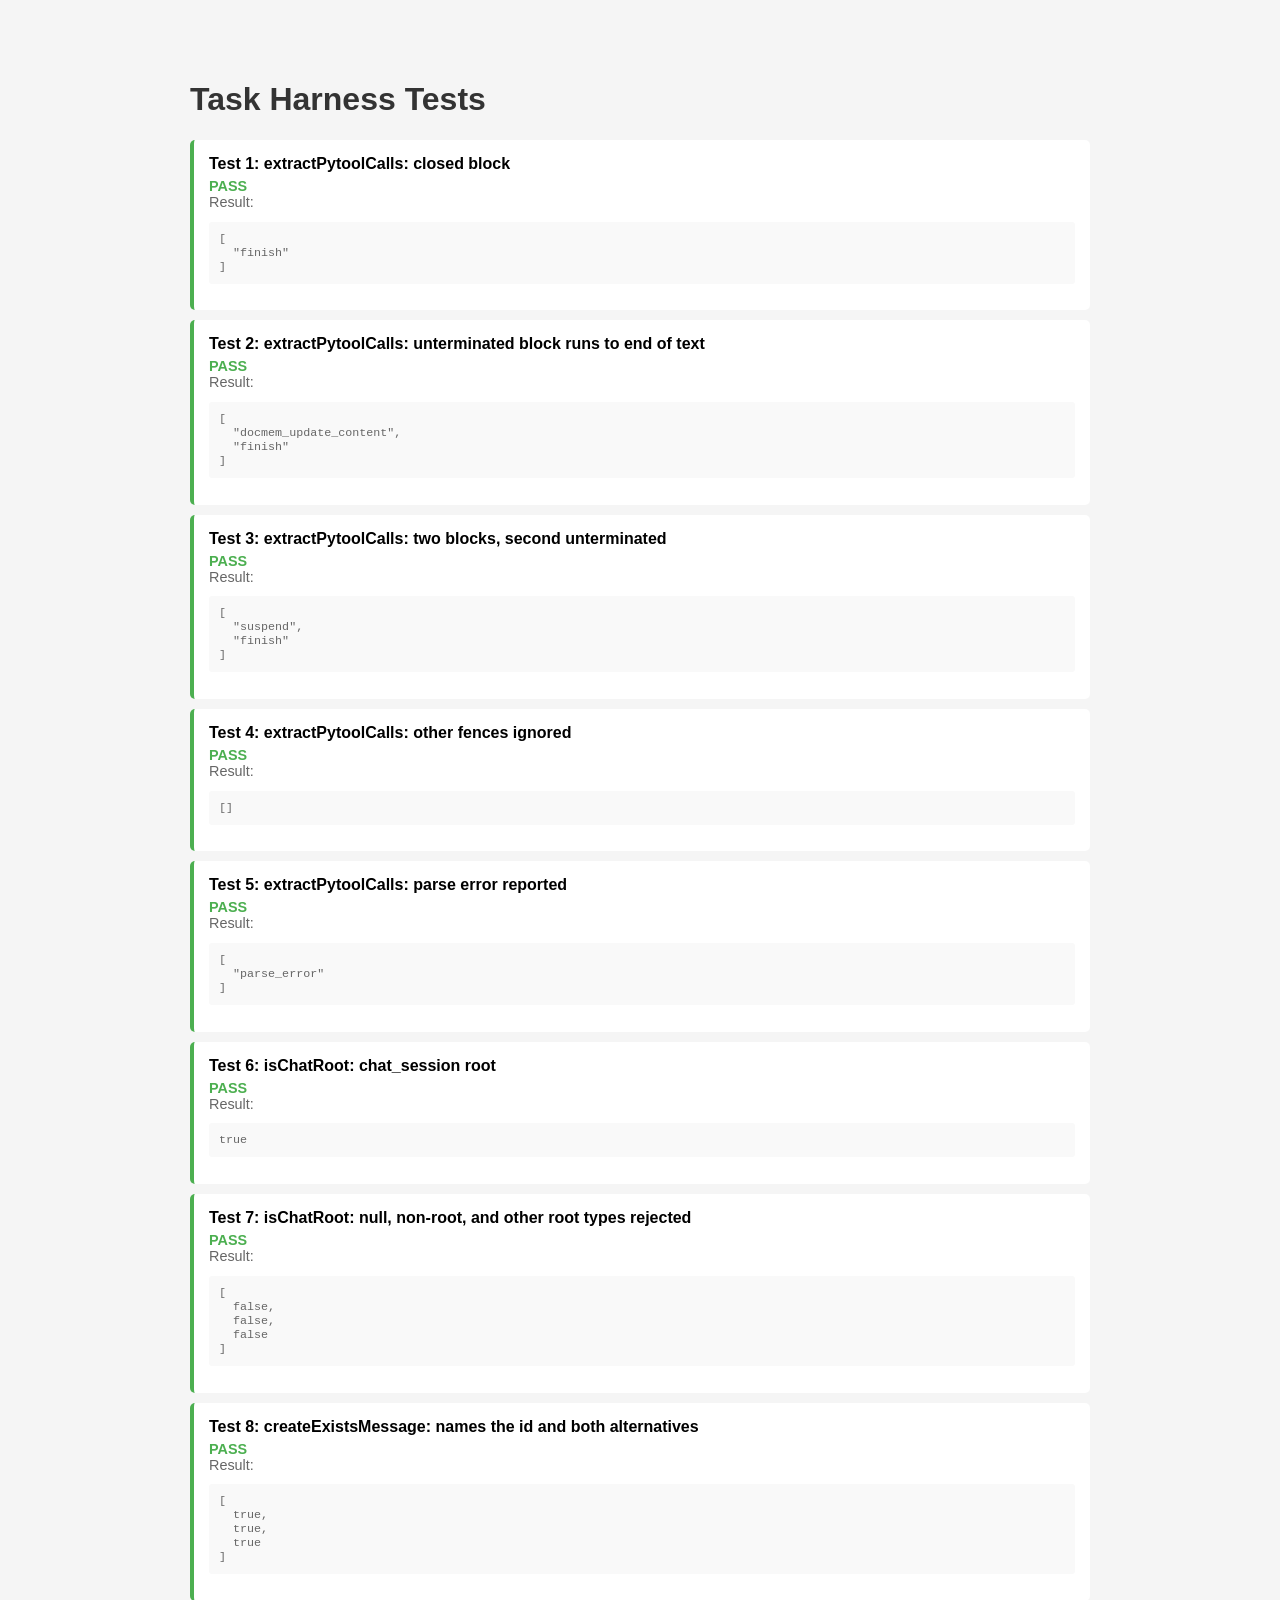
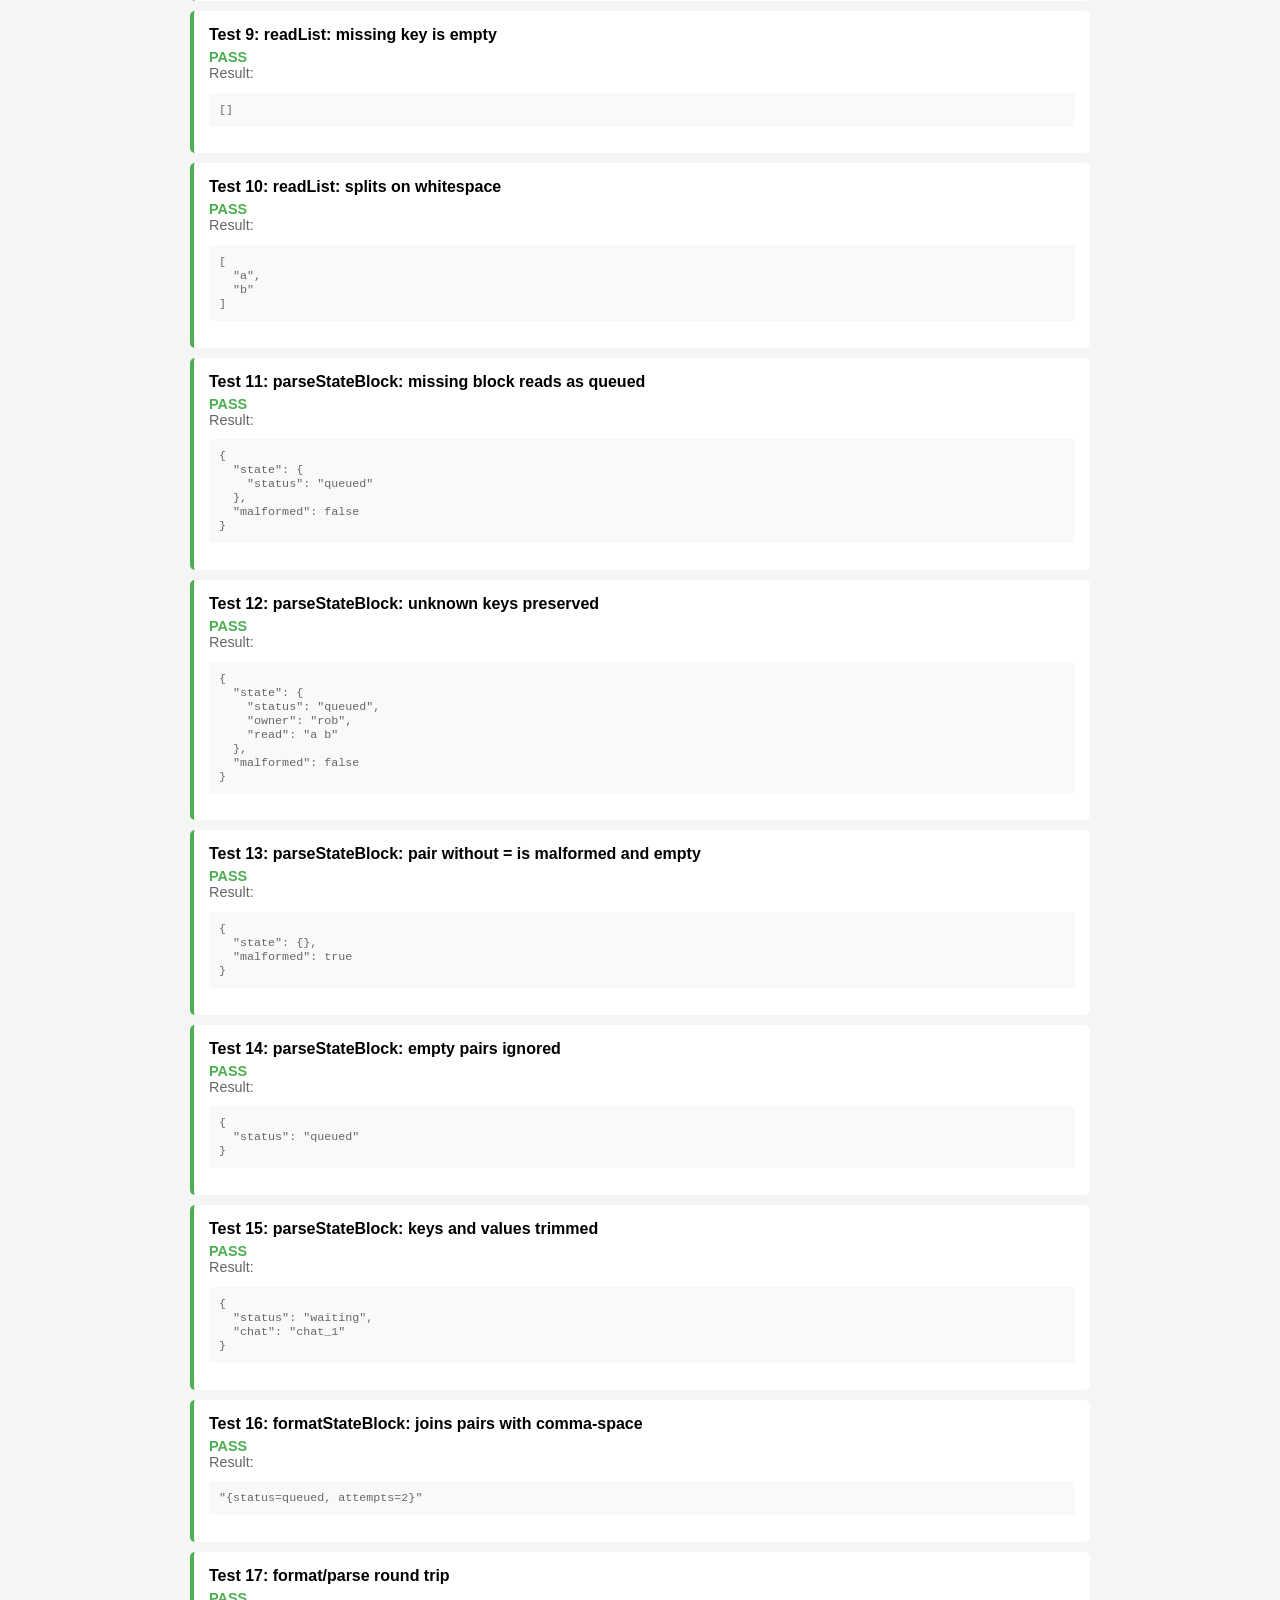
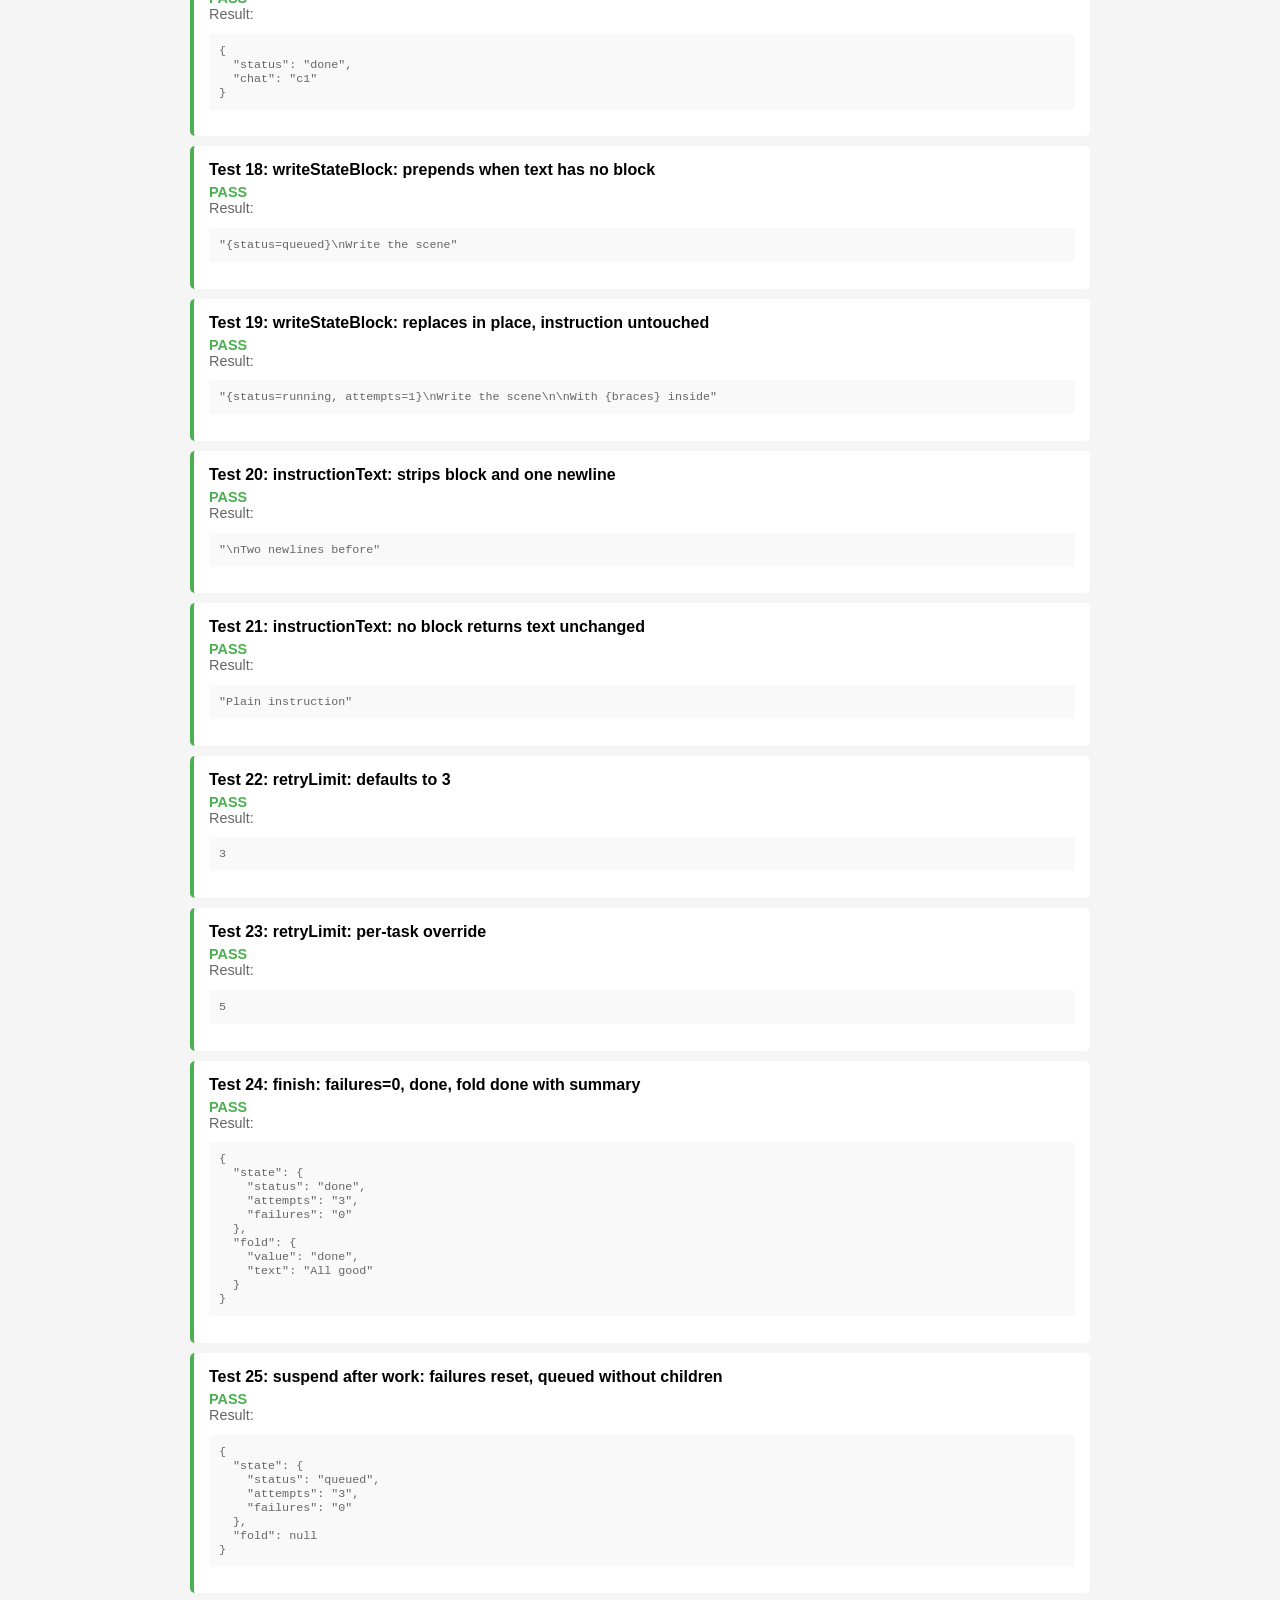
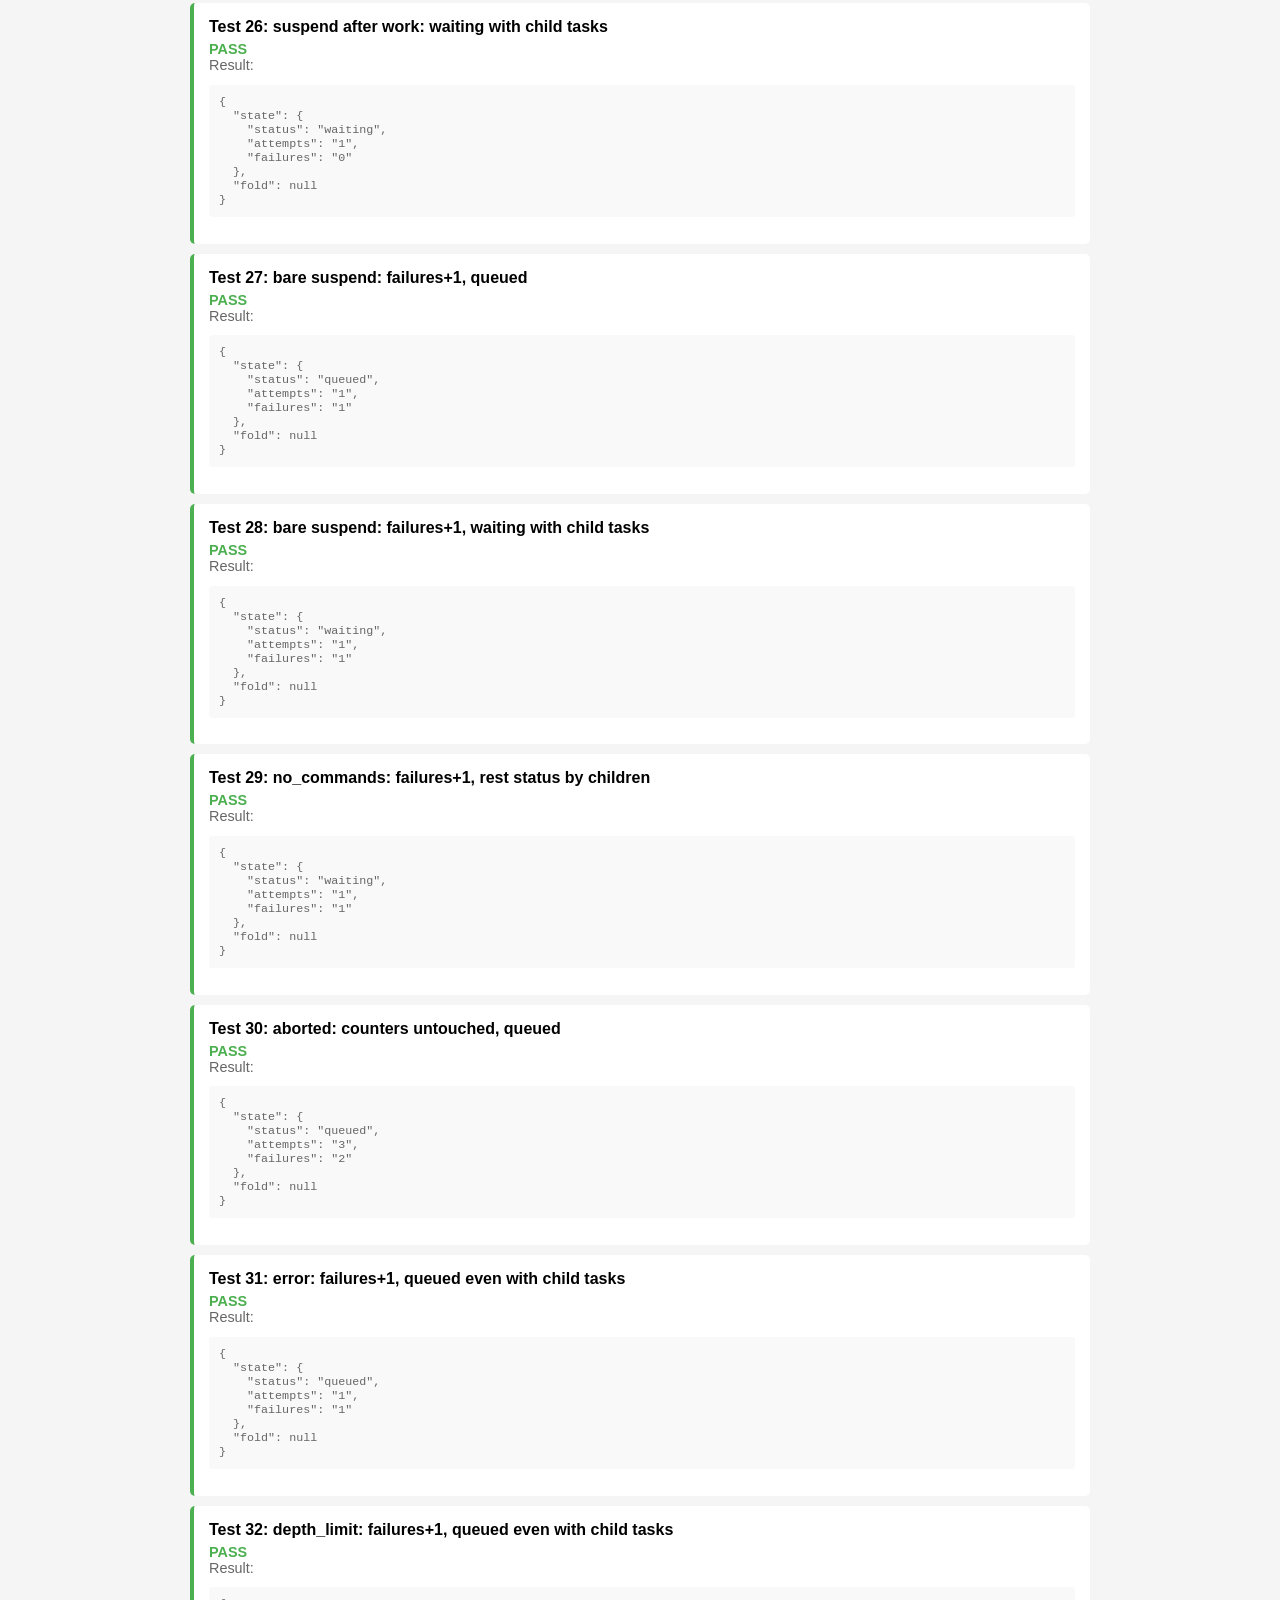
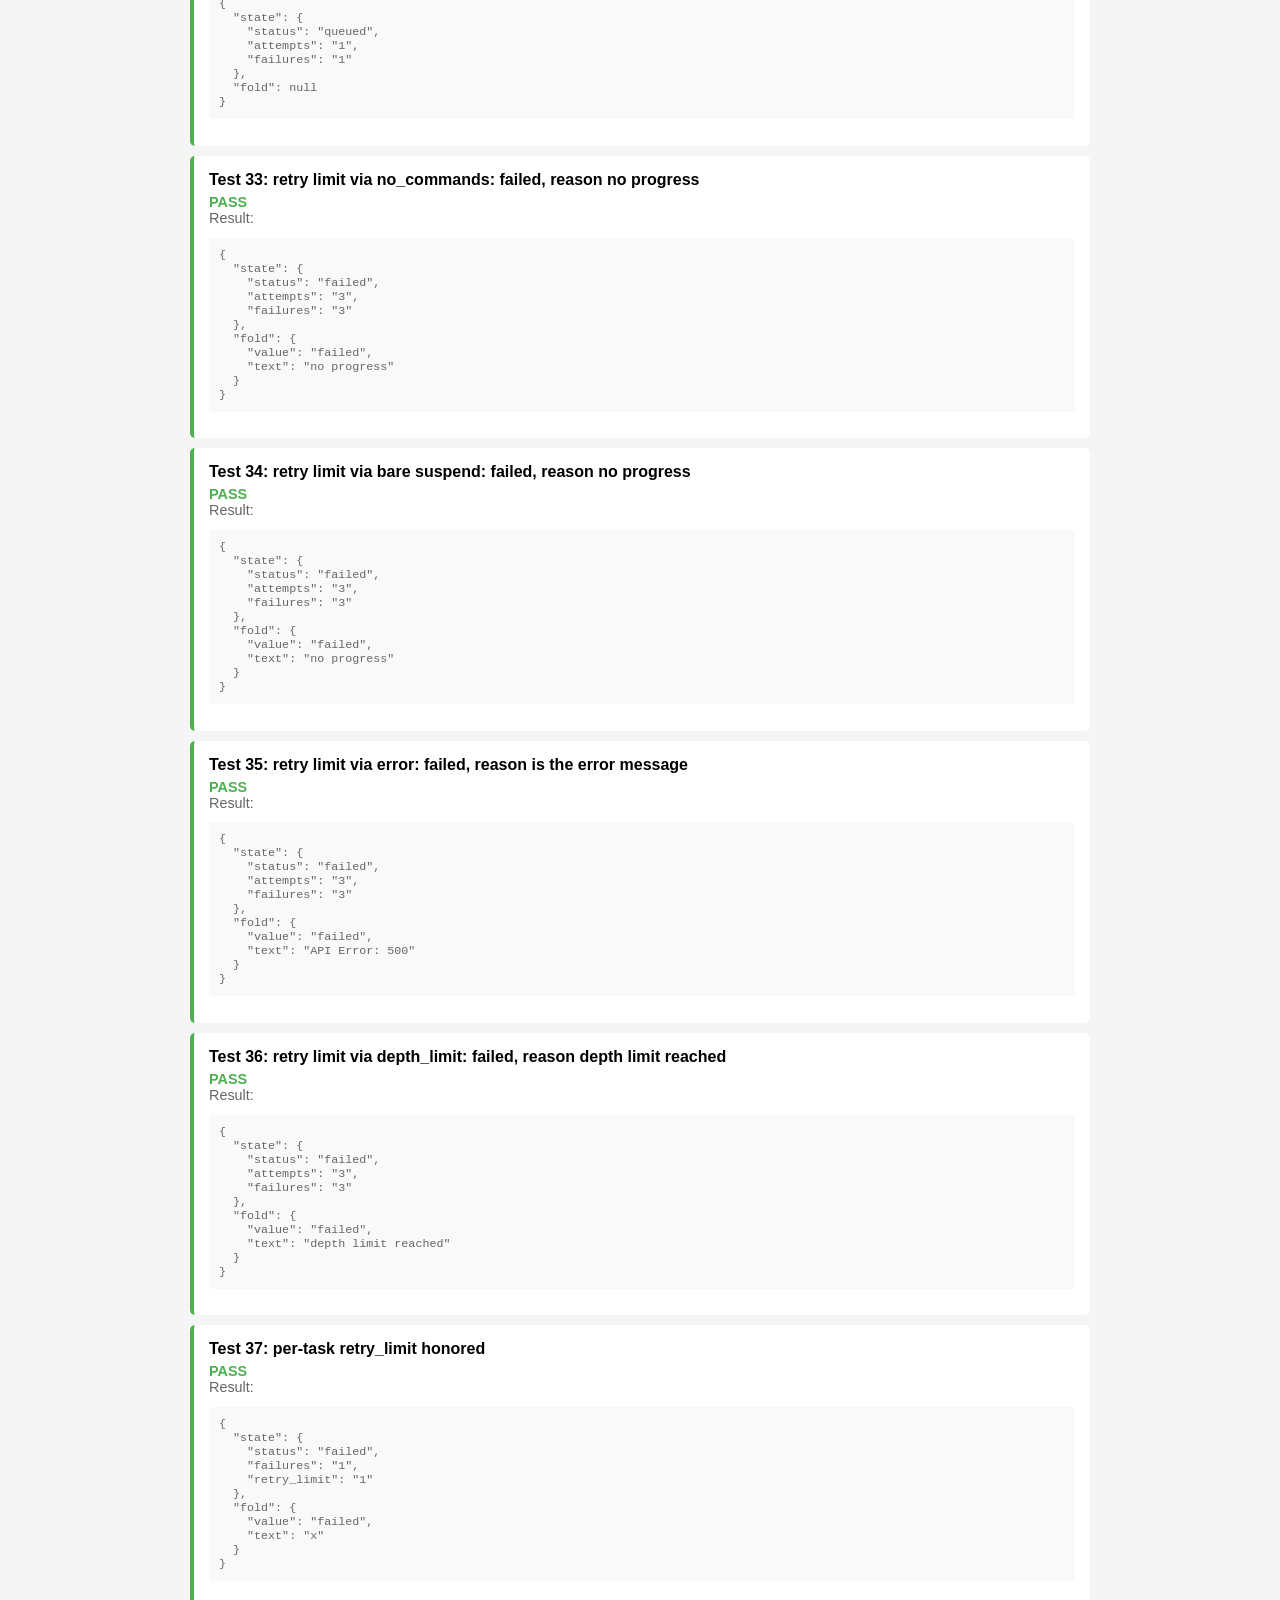
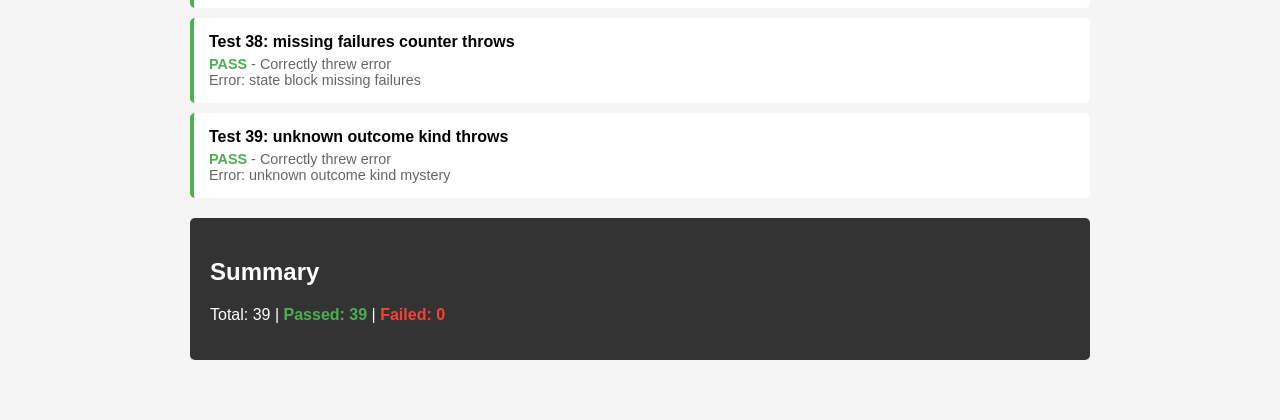
<file: js/test_task_harness.html>
<!DOCTYPE html>
<html lang="en">
<head>
    <meta charset="UTF-8">
    <meta name="viewport" content="width=device-width, initial-scale=1.0">
    <title>Task Harness Tests</title>
    <style>
        body {
            font-family: 'Segoe UI', Tahoma, Geneva, Verdana, sans-serif;
            max-width: 900px;
            margin: 40px auto;
            padding: 20px;
            background: #f5f5f5;
        }
        h1 {
            color: #333;
        }
        .test {
            background: white;
            padding: 15px;
            margin: 10px 0;
            border-radius: 5px;
            border-left: 4px solid #4CAF50;
        }
        .test.fail {
            border-left-color: #f44336;
        }
        .test-name {
            font-weight: bold;
            margin-bottom: 5px;
        }
        .test-result {
            color: #666;
            font-size: 0.9em;
        }
        .pass {
            color: #4CAF50;
            font-weight: bold;
        }
        .fail {
            color: #f44336;
            font-weight: bold;
        }
        .summary {
            background: #333;
            color: white;
            padding: 20px;
            border-radius: 5px;
            margin-top: 20px;
        }
        pre {
            background: #f9f9f9;
            padding: 10px;
            border-radius: 3px;
            overflow-x: auto;
        }
    </style>
</head>
<body>
    <h1>Task Harness Tests</h1>
    <div id="results"></div>
    <div class="summary" id="summary"></div>

    <script type="module">
        import {
            parseStateBlock, formatStateBlock, writeStateBlock, instructionText,
            retryLimit, applyTermination, readList, isChatRoot
        } from './task_harness.js';
        import { extractPytoolCalls } from './agent_loop.js';
        import { createExistsMessage } from './docmem_tools/docmem_commands.js';

        // Each test returns a value; `expected` is compared by JSON. Tests with
        // `throws` pass when the call throws an error whose message contains it.

        const stateJson = (state) => Object.fromEntries(state);
        const run = (hasChildTasks, outcome, entries) => {
            const { state, fold } = applyTermination(new Map(entries), hasChildTasks, outcome);
            return { state: stateJson(state), fold };
        };
        const fresh = [['status', 'running'], ['attempts', '1'], ['failures', '0']];
        const atTwo = [['status', 'running'], ['attempts', '3'], ['failures', '2']];

        const calls = (text) => extractPytoolCalls(text).map(c => c._error ? 'parse_error' : c.name);

        const tests = [
            // extractPytoolCalls
            {
                name: 'extractPytoolCalls: closed block',
                run: () => calls('Hi\n```pytool\nfinish("done")\n```\nbye'),
                expected: ['finish']
            },
            {
                name: 'extractPytoolCalls: unterminated block runs to end of text',
                run: () => calls('Hi\n```pytool\ndocmem_update_content("n1", "x")\nfinish("done")\n'),
                expected: ['docmem_update_content', 'finish']
            },
            {
                name: 'extractPytoolCalls: two blocks, second unterminated',
                run: () => calls('```pytool\nsuspend()\n```\ntext\n```pytool\nfinish("d")'),
                expected: ['suspend', 'finish']
            },
            {
                name: 'extractPytoolCalls: other fences ignored',
                run: () => calls('```python\nfinish("d")\n```'),
                expected: []
            },
            {
                name: 'extractPytoolCalls: parse error reported',
                run: () => calls('```pytool\nfinish("d\n```'),
                expected: ['parse_error']
            },

            // isChatRoot
            {
                name: 'isChatRoot: chat_session root',
                run: () => isChatRoot({ parentId: null, contextType: 'chat_session' }),
                expected: true
            },
            {
                name: 'isChatRoot: null, non-root, and other root types rejected',
                run: () => [
                    isChatRoot(null),
                    isChatRoot({ parentId: 'x', contextType: 'chat_session' }),
                    isChatRoot({ parentId: null, contextType: 'task_list' })
                ],
                expected: [false, false, false]
            },

            // createExistsMessage
            {
                name: 'createExistsMessage: names the id and both alternatives',
                run: () => { const m = createExistsMessage('story'); return [m.includes('docmem story already exists'), m.includes('"append-child", "story"'), m.includes('docmem_roots')]; },
                expected: [true, true, true]
            },

            // readList
            {
                name: 'readList: missing key is empty',
                run: () => readList(new Map()),
                expected: []
            },
            {
                name: 'readList: splits on whitespace',
                run: () => readList(new Map([['read', ' a  b ']])),
                expected: ['a', 'b']
            },
            // parseStateBlock
            {
                name: 'parseStateBlock: missing block reads as queued',
                run: () => { const r = parseStateBlock('Do the thing'); return { state: stateJson(r.state), malformed: r.malformed }; },
                expected: { state: { status: 'queued' }, malformed: false }
            },
            {
                name: 'parseStateBlock: unknown keys preserved',
                run: () => { const r = parseStateBlock('{status=queued, owner=rob, read=a b}\nText'); return { state: stateJson(r.state), malformed: r.malformed }; },
                expected: { state: { status: 'queued', owner: 'rob', read: 'a b' }, malformed: false }
            },
            {
                name: 'parseStateBlock: pair without = is malformed and empty',
                run: () => { const r = parseStateBlock('{status=queued, nonsense}\nText'); return { state: stateJson(r.state), malformed: r.malformed }; },
                expected: { state: {}, malformed: true }
            },
            {
                name: 'parseStateBlock: empty pairs ignored',
                run: () => stateJson(parseStateBlock('{status=queued,,}').state),
                expected: { status: 'queued' }
            },
            {
                name: 'parseStateBlock: keys and values trimmed',
                run: () => stateJson(parseStateBlock('  {  status = waiting ,  chat = chat_1  }').state),
                expected: { status: 'waiting', chat: 'chat_1' }
            },

            // formatStateBlock / writeStateBlock / instructionText
            {
                name: 'formatStateBlock: joins pairs with comma-space',
                run: () => formatStateBlock(new Map([['status', 'queued'], ['attempts', '2']])),
                expected: '{status=queued, attempts=2}'
            },
            {
                name: 'format/parse round trip',
                run: () => stateJson(parseStateBlock(formatStateBlock(new Map([['status', 'done'], ['chat', 'c1']]))).state),
                expected: { status: 'done', chat: 'c1' }
            },
            {
                name: 'writeStateBlock: prepends when text has no block',
                run: () => writeStateBlock('Write the scene', new Map([['status', 'queued']])),
                expected: '{status=queued}\nWrite the scene'
            },
            {
                name: 'writeStateBlock: replaces in place, instruction untouched',
                run: () => writeStateBlock('{status=queued}\nWrite the scene\n\nWith {braces} inside', new Map([['status', 'running'], ['attempts', '1']])),
                expected: '{status=running, attempts=1}\nWrite the scene\n\nWith {braces} inside'
            },
            {
                name: 'instructionText: strips block and one newline',
                run: () => instructionText('{status=queued}\n\nTwo newlines before'),
                expected: '\nTwo newlines before'
            },
            {
                name: 'instructionText: no block returns text unchanged',
                run: () => instructionText('Plain instruction'),
                expected: 'Plain instruction'
            },

            // retryLimit
            {
                name: 'retryLimit: defaults to 3',
                run: () => retryLimit(new Map()),
                expected: 3
            },
            {
                name: 'retryLimit: per-task override',
                run: () => retryLimit(new Map([['retry_limit', '5']])),
                expected: 5
            },

            // applyTermination: one row per spec table entry
            {
                name: 'finish: failures=0, done, fold done with summary',
                run: () => run(false, { kind: 'finish', summary: 'All good' }, atTwo),
                expected: { state: { status: 'done', attempts: '3', failures: '0' }, fold: { value: 'done', text: 'All good' } }
            },
            {
                name: 'suspend after work: failures reset, queued without children',
                run: () => run(false, { kind: 'suspend', workDone: true }, atTwo),
                expected: { state: { status: 'queued', attempts: '3', failures: '0' }, fold: null }
            },
            {
                name: 'suspend after work: waiting with child tasks',
                run: () => run(true, { kind: 'suspend', workDone: true }, fresh),
                expected: { state: { status: 'waiting', attempts: '1', failures: '0' }, fold: null }
            },
            {
                name: 'bare suspend: failures+1, queued',
                run: () => run(false, { kind: 'suspend', workDone: false }, fresh),
                expected: { state: { status: 'queued', attempts: '1', failures: '1' }, fold: null }
            },
            {
                name: 'bare suspend: failures+1, waiting with child tasks',
                run: () => run(true, { kind: 'suspend', workDone: false }, fresh),
                expected: { state: { status: 'waiting', attempts: '1', failures: '1' }, fold: null }
            },
            {
                name: 'no_commands: failures+1, rest status by children',
                run: () => run(true, { kind: 'no_commands' }, fresh),
                expected: { state: { status: 'waiting', attempts: '1', failures: '1' }, fold: null }
            },
            {
                name: 'aborted: counters untouched, queued',
                run: () => run(true, { kind: 'aborted' }, atTwo),
                expected: { state: { status: 'queued', attempts: '3', failures: '2' }, fold: null }
            },
            {
                name: 'error: failures+1, queued even with child tasks',
                run: () => run(true, { kind: 'error', message: 'boom' }, fresh),
                expected: { state: { status: 'queued', attempts: '1', failures: '1' }, fold: null }
            },
            {
                name: 'depth_limit: failures+1, queued even with child tasks',
                run: () => run(true, { kind: 'depth_limit' }, fresh),
                expected: { state: { status: 'queued', attempts: '1', failures: '1' }, fold: null }
            },
            {
                name: 'retry limit via no_commands: failed, reason no progress',
                run: () => run(false, { kind: 'no_commands' }, atTwo),
                expected: { state: { status: 'failed', attempts: '3', failures: '3' }, fold: { value: 'failed', text: 'no progress' } }
            },
            {
                name: 'retry limit via bare suspend: failed, reason no progress',
                run: () => run(false, { kind: 'suspend', workDone: false }, atTwo),
                expected: { state: { status: 'failed', attempts: '3', failures: '3' }, fold: { value: 'failed', text: 'no progress' } }
            },
            {
                name: 'retry limit via error: failed, reason is the error message',
                run: () => run(false, { kind: 'error', message: 'API Error: 500' }, atTwo),
                expected: { state: { status: 'failed', attempts: '3', failures: '3' }, fold: { value: 'failed', text: 'API Error: 500' } }
            },
            {
                name: 'retry limit via depth_limit: failed, reason depth limit reached',
                run: () => run(false, { kind: 'depth_limit' }, atTwo),
                expected: { state: { status: 'failed', attempts: '3', failures: '3' }, fold: { value: 'failed', text: 'depth limit reached' } }
            },
            {
                name: 'per-task retry_limit honored',
                run: () => run(false, { kind: 'error', message: 'x' }, [['status', 'running'], ['failures', '0'], ['retry_limit', '1']]),
                expected: { state: { status: 'failed', failures: '1', retry_limit: '1' }, fold: { value: 'failed', text: 'x' } }
            },
            {
                name: 'missing failures counter throws',
                run: () => run(false, { kind: 'error', message: 'x' }, [['status', 'running']]),
                throws: 'missing failures'
            },
            {
                name: 'unknown outcome kind throws',
                run: () => run(false, { kind: 'mystery' }, fresh),
                throws: 'unknown outcome kind'
            }
        ];

        const resultsDiv = document.getElementById('results');
        const summaryDiv = document.getElementById('summary');
        let passed = 0;
        let failed = 0;

        tests.forEach((test, index) => {
            const testDiv = document.createElement('div');
            testDiv.className = 'test';

            const nameDiv = document.createElement('div');
            nameDiv.className = 'test-name';
            nameDiv.textContent = `Test ${index + 1}: ${test.name}`;
            testDiv.appendChild(nameDiv);

            const resultDiv = document.createElement('div');
            resultDiv.className = 'test-result';

            try {
                const result = test.run();
                if (test.throws) {
                    failed++;
                    testDiv.classList.add('fail');
                    resultDiv.innerHTML = `<span class="fail">FAIL</span> - expected an error containing "${test.throws}"<br>` +
                        `Got: <pre>${JSON.stringify(result, null, 2)}</pre>`;
                } else if (JSON.stringify(result) === JSON.stringify(test.expected)) {
                    passed++;
                    resultDiv.innerHTML = `<span class="pass">PASS</span><br>` +
                        `Result: <pre>${JSON.stringify(result, null, 2)}</pre>`;
                } else {
                    failed++;
                    testDiv.classList.add('fail');
                    resultDiv.innerHTML = `<span class="fail">FAIL</span><br>` +
                        `Expected: <pre>${JSON.stringify(test.expected, null, 2)}</pre>` +
                        `Got: <pre>${JSON.stringify(result, null, 2)}</pre>`;
                }
            } catch (error) {
                if (test.throws && error.message.includes(test.throws)) {
                    passed++;
                    resultDiv.innerHTML = `<span class="pass">PASS</span> - Correctly threw error<br>` +
                        `Error: ${error.message}`;
                } else {
                    failed++;
                    testDiv.classList.add('fail');
                    resultDiv.innerHTML = `<span class="fail">ERROR</span><br>` +
                        `${error.message}`;
                }
            }

            testDiv.appendChild(resultDiv);
            resultsDiv.appendChild(testDiv);
        });

        summaryDiv.innerHTML = `<h2>Summary</h2>` +
            `<p>Total: ${tests.length} | ` +
            `<span class="pass">Passed: ${passed}</span> | ` +
            `<span class="fail">Failed: ${failed}</span></p>`;
    </script>
</body>
</html>
</file>
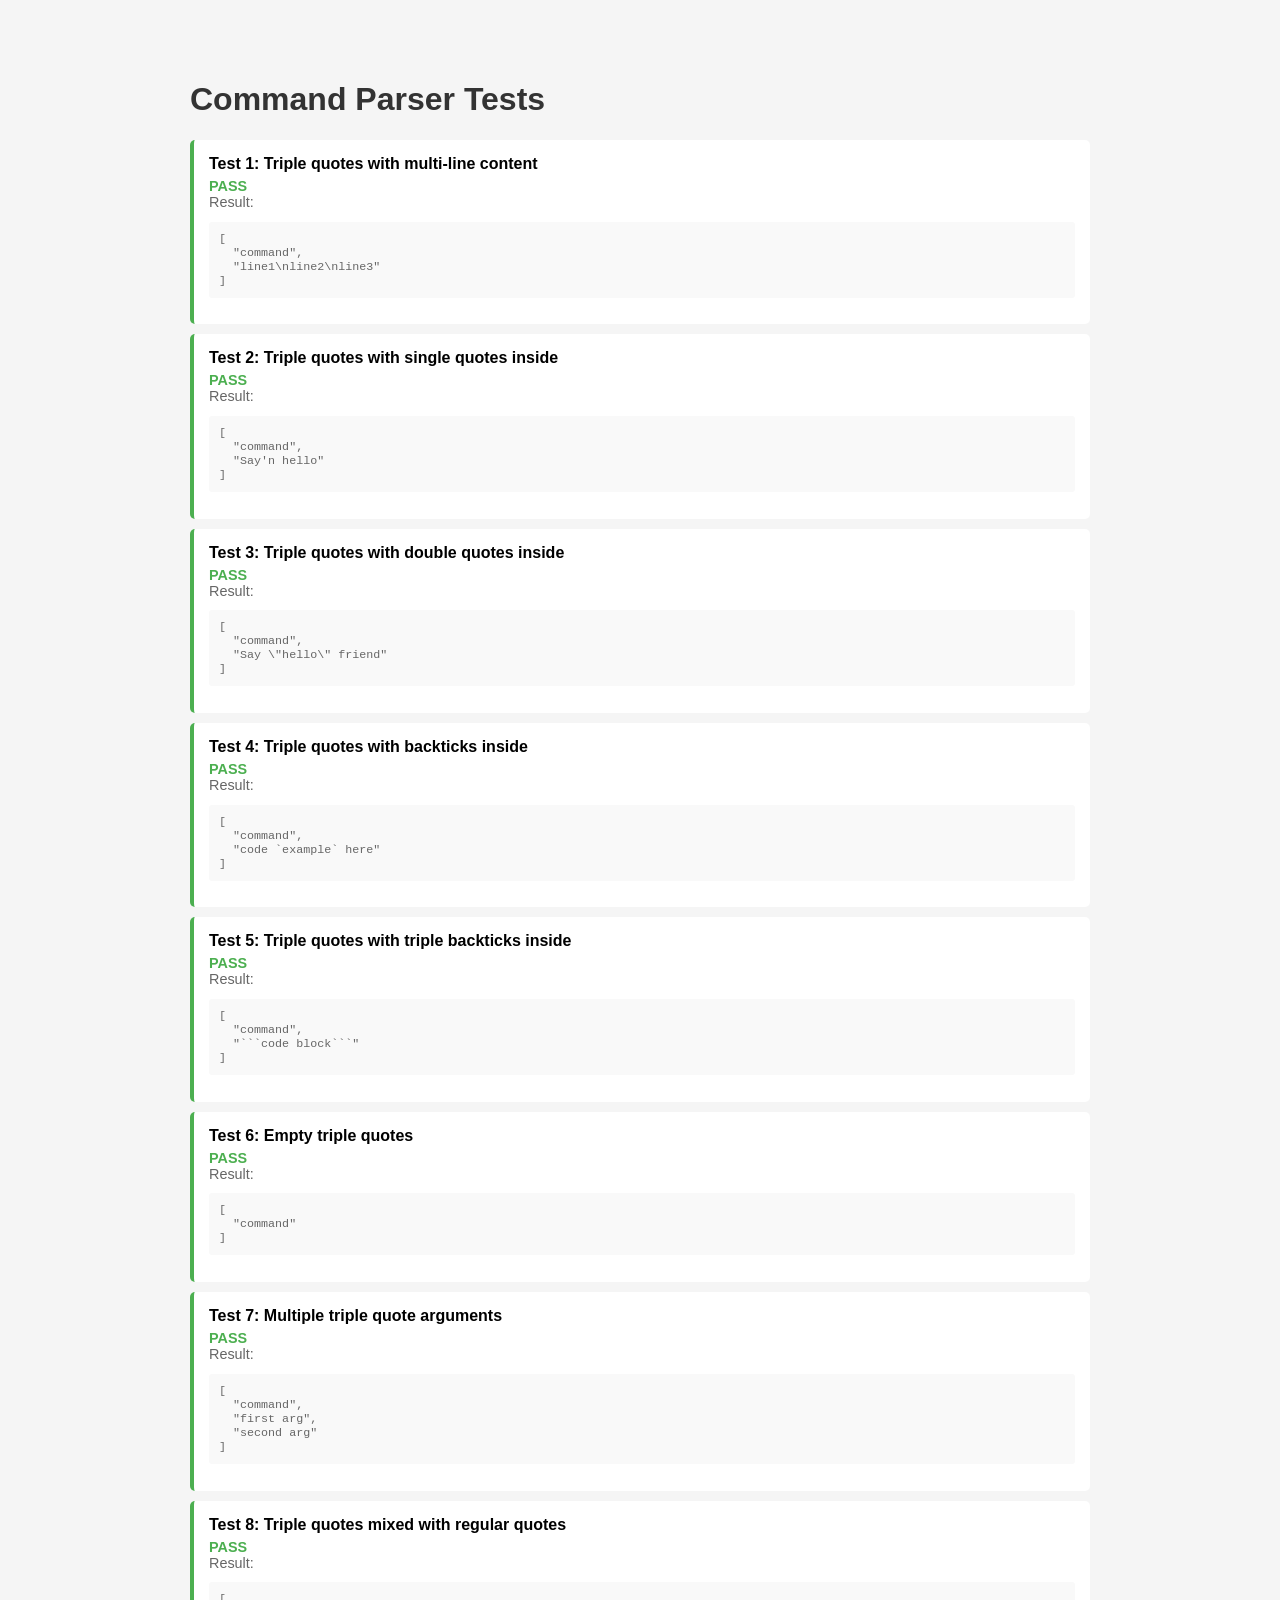
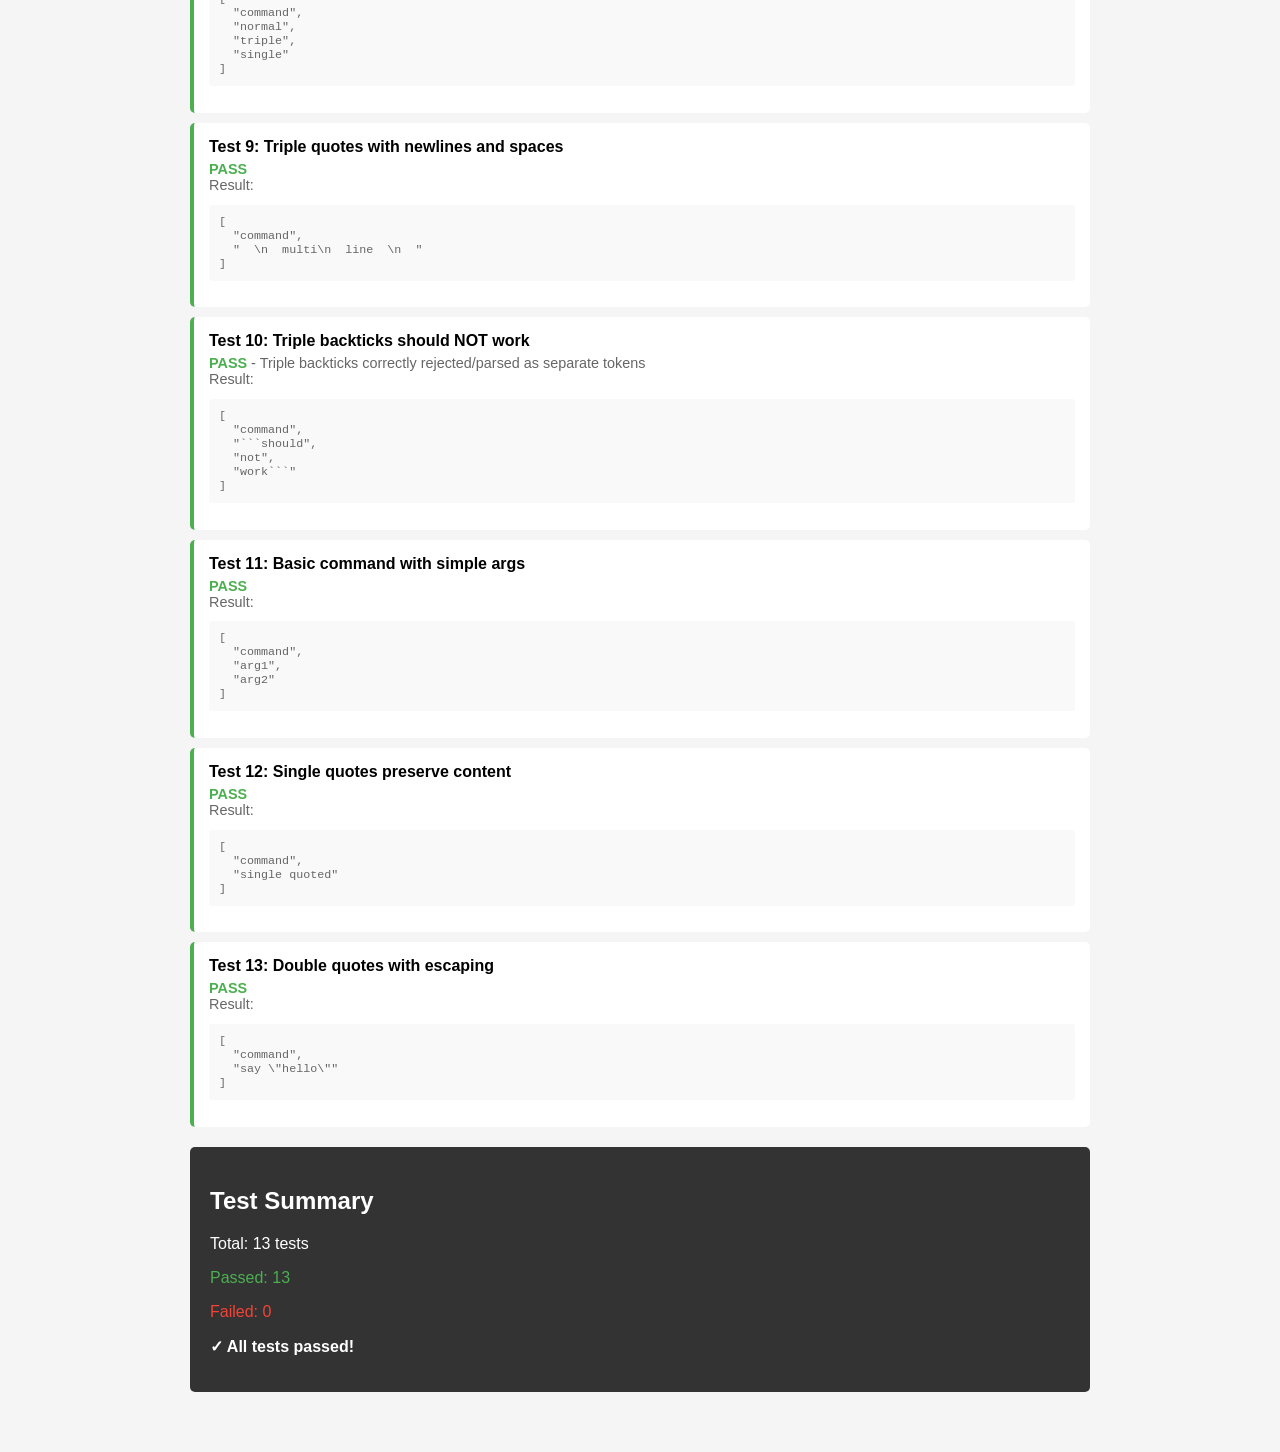
<file: js/bash/test_command_parser.html>
<!DOCTYPE html>
<html lang="en">
<head>
    <meta charset="UTF-8">
    <meta name="viewport" content="width=device-width, initial-scale=1.0">
    <title>Command Parser Tests</title>
    <style>
        body {
            font-family: 'Segoe UI', Tahoma, Geneva, Verdana, sans-serif;
            max-width: 900px;
            margin: 40px auto;
            padding: 20px;
            background: #f5f5f5;
        }
        h1 {
            color: #333;
        }
        .test {
            background: white;
            padding: 15px;
            margin: 10px 0;
            border-radius: 5px;
            border-left: 4px solid #4CAF50;
        }
        .test.fail {
            border-left-color: #f44336;
        }
        .test-name {
            font-weight: bold;
            margin-bottom: 5px;
        }
        .test-result {
            color: #666;
            font-size: 0.9em;
        }
        .pass {
            color: #4CAF50;
            font-weight: bold;
        }
        .fail {
            color: #f44336;
            font-weight: bold;
        }
        .summary {
            background: #333;
            color: white;
            padding: 20px;
            border-radius: 5px;
            margin-top: 20px;
        }
        pre {
            background: #f9f9f9;
            padding: 10px;
            border-radius: 3px;
            overflow-x: auto;
        }
    </style>
</head>
<body>
    <h1>Command Parser Tests</h1>
    <div id="results"></div>
    <div class="summary" id="summary"></div>

    <script type="module">
        import { parse } from './command_parser.js';

        const tests = [
            {
                name: 'Triple quotes with multi-line content',
                input: 'command """line1\nline2\nline3"""',
                expected: ['command', 'line1\nline2\nline3']
            },
            {
                name: 'Triple quotes with single quotes inside',
                input: 'command """Say\'n hello"""',
                expected: ['command', "Say'n hello"]
            },
            {
                name: 'Triple quotes with double quotes inside',
                input: 'command """Say "hello" friend"""',
                expected: ['command', 'Say "hello" friend']
            },
            {
                name: 'Triple quotes with backticks inside',
                input: 'command """code `example` here"""',
                expected: ['command', 'code `example` here']
            },
            {
                name: 'Triple quotes with triple backticks inside',
                input: 'command """```code block```"""',
                expected: ['command', '```code block```']
            },
            {
                name: 'Empty triple quotes',
                input: 'command """"""',
                expected: ['command']
            },
            {
                name: 'Multiple triple quote arguments',
                input: 'command """first arg""" """second arg"""',
                expected: ['command', 'first arg', 'second arg']
            },
            {
                name: 'Triple quotes mixed with regular quotes',
                input: 'command "normal" """triple""" \'single\'',
                expected: ['command', 'normal', 'triple', 'single']
            },
            {
                name: 'Triple quotes with newlines and spaces',
                input: 'command """  \n  multi\n  line  \n  """',
                expected: ['command', '  \n  multi\n  line  \n  ']
            },
            {
                name: 'Triple backticks should NOT work',
                input: 'command ```should not work```',
                shouldFail: true
            },
            {
                name: 'Basic command with simple args',
                input: 'command arg1 arg2',
                expected: ['command', 'arg1', 'arg2']
            },
            {
                name: 'Single quotes preserve content',
                input: "command 'single quoted'",
                expected: ['command', 'single quoted']
            },
            {
                name: 'Double quotes with escaping',
                input: 'command "say \\"hello\\""',
                expected: ['command', 'say "hello"']
            }
        ];

        const resultsDiv = document.getElementById('results');
        const summaryDiv = document.getElementById('summary');
        let passed = 0;
        let failed = 0;

        tests.forEach((test, index) => {
            const testDiv = document.createElement('div');
            testDiv.className = 'test';
            
            const nameDiv = document.createElement('div');
            nameDiv.className = 'test-name';
            nameDiv.textContent = `Test ${index + 1}: ${test.name}`;
            testDiv.appendChild(nameDiv);

            const resultDiv = document.createElement('div');
            resultDiv.className = 'test-result';

            try {
                const result = parse(test.input);
                
                if (test.shouldFail) {
                    // This test expects the parse to fail or produce unexpected results
                    // Check if the result is what we DON'T want (triple backticks parsed as multi-line)
                    const hasMultilineBackticks = result.some(arg => arg.includes('\n') && test.input.includes('```'));
                    
                    if (hasMultilineBackticks) {
                        failed++;
                        testDiv.classList.add('fail');
                        resultDiv.innerHTML = `<span class="fail">FAIL</span> - Triple backticks incorrectly parsed as multi-line<br>` +
                            `Result: <pre>${JSON.stringify(result, null, 2)}</pre>`;
                    } else {
                        passed++;
                        resultDiv.innerHTML = `<span class="pass">PASS</span> - Triple backticks correctly rejected/parsed as separate tokens<br>` +
                            `Result: <pre>${JSON.stringify(result, null, 2)}</pre>`;
                    }
                } else {
                    const success = JSON.stringify(result) === JSON.stringify(test.expected);
                    
                    if (success) {
                        passed++;
                        resultDiv.innerHTML = `<span class="pass">PASS</span><br>` +
                            `Result: <pre>${JSON.stringify(result, null, 2)}</pre>`;
                    } else {
                        failed++;
                        testDiv.classList.add('fail');
                        resultDiv.innerHTML = `<span class="fail">FAIL</span><br>` +
                            `Expected: <pre>${JSON.stringify(test.expected, null, 2)}</pre>` +
                            `Got: <pre>${JSON.stringify(result, null, 2)}</pre>`;
                    }
                }
            } catch (error) {
                if (test.shouldFail) {
                    passed++;
                    resultDiv.innerHTML = `<span class="pass">PASS</span> - Correctly threw error<br>` +
                        `Error: ${error.message}`;
                } else {
                    failed++;
                    testDiv.classList.add('fail');
                    resultDiv.innerHTML = `<span class="fail">ERROR</span><br>` +
                        `${error.message}`;
                }
            }

            testDiv.appendChild(resultDiv);
            resultsDiv.appendChild(testDiv);
        });

        summaryDiv.innerHTML = `
            <h2>Test Summary</h2>
            <p>Total: ${tests.length} tests</p>
            <p style="color: #4CAF50;">Passed: ${passed}</p>
            <p style="color: #f44336;">Failed: ${failed}</p>
            <p><strong>${failed === 0 ? '✓ All tests passed!' : '✗ Some tests failed'}</strong></p>
        `;
    </script>
</body>
</html>
</file>
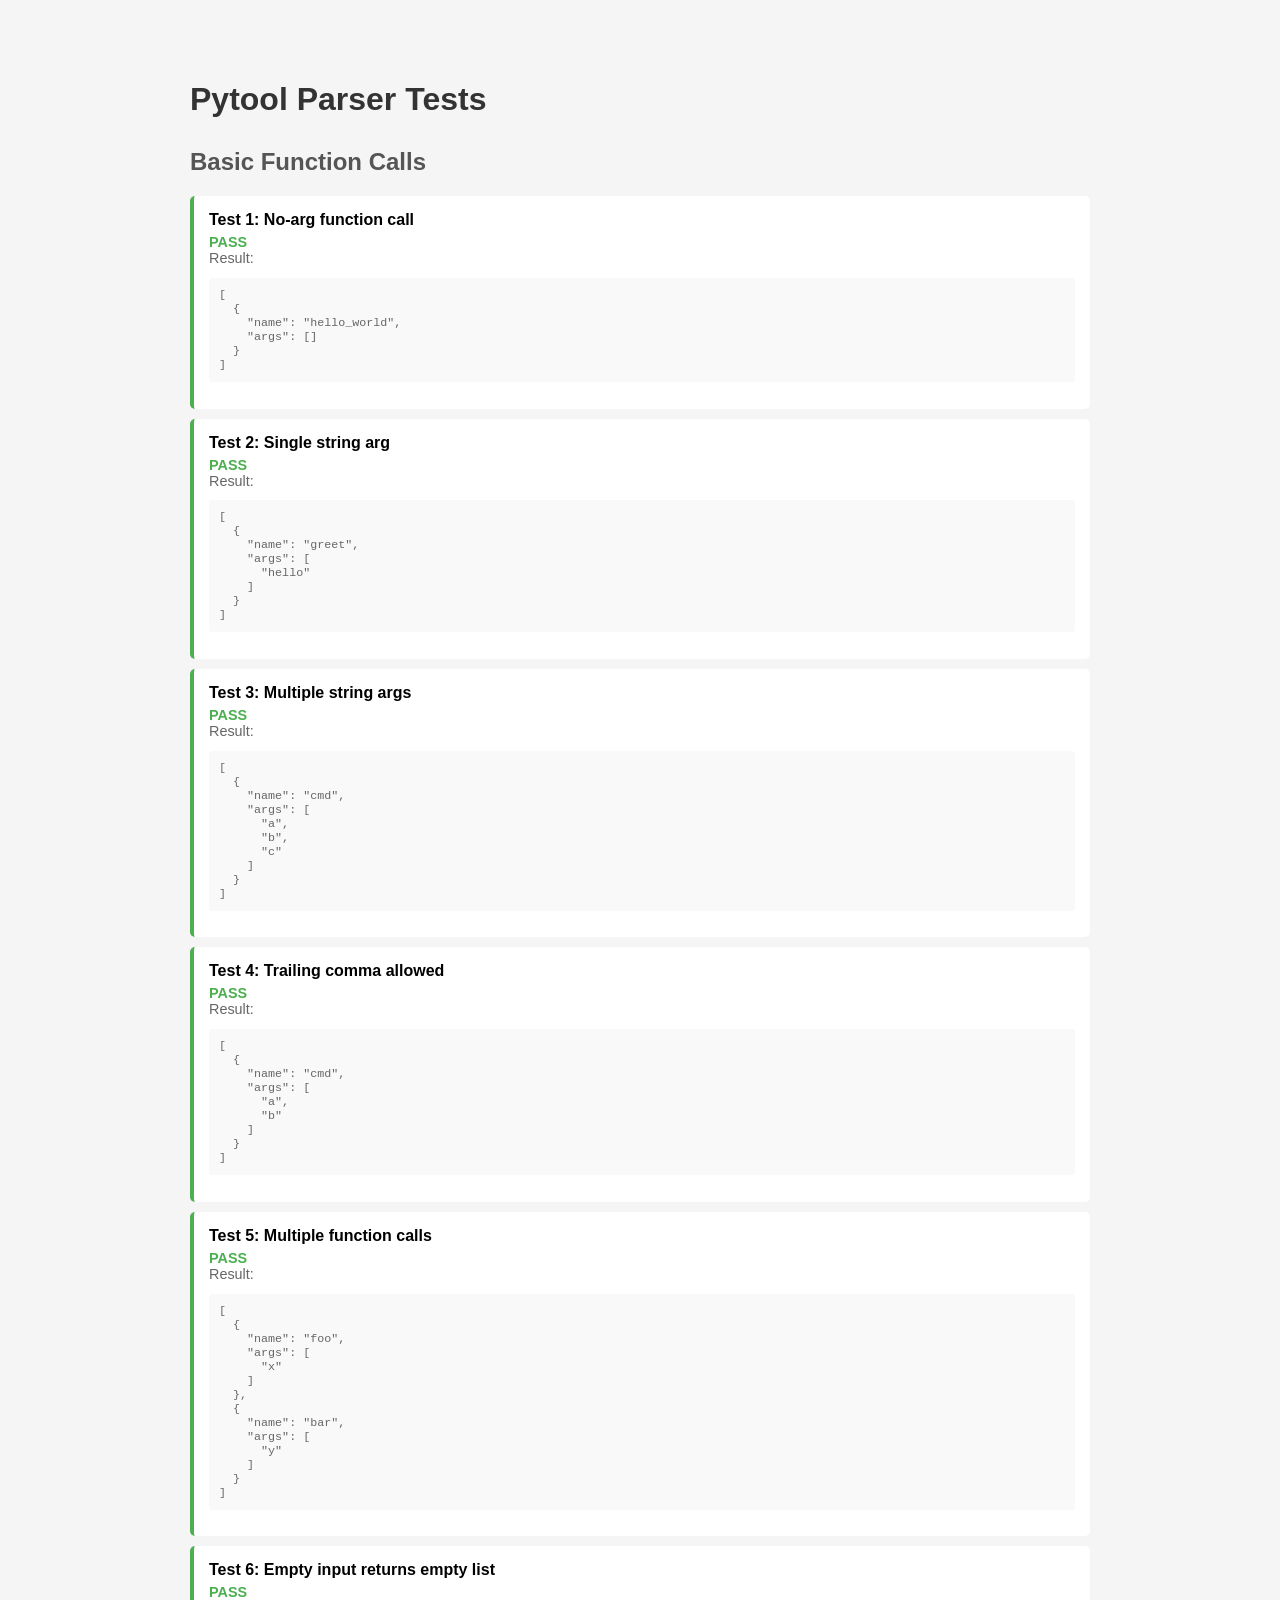
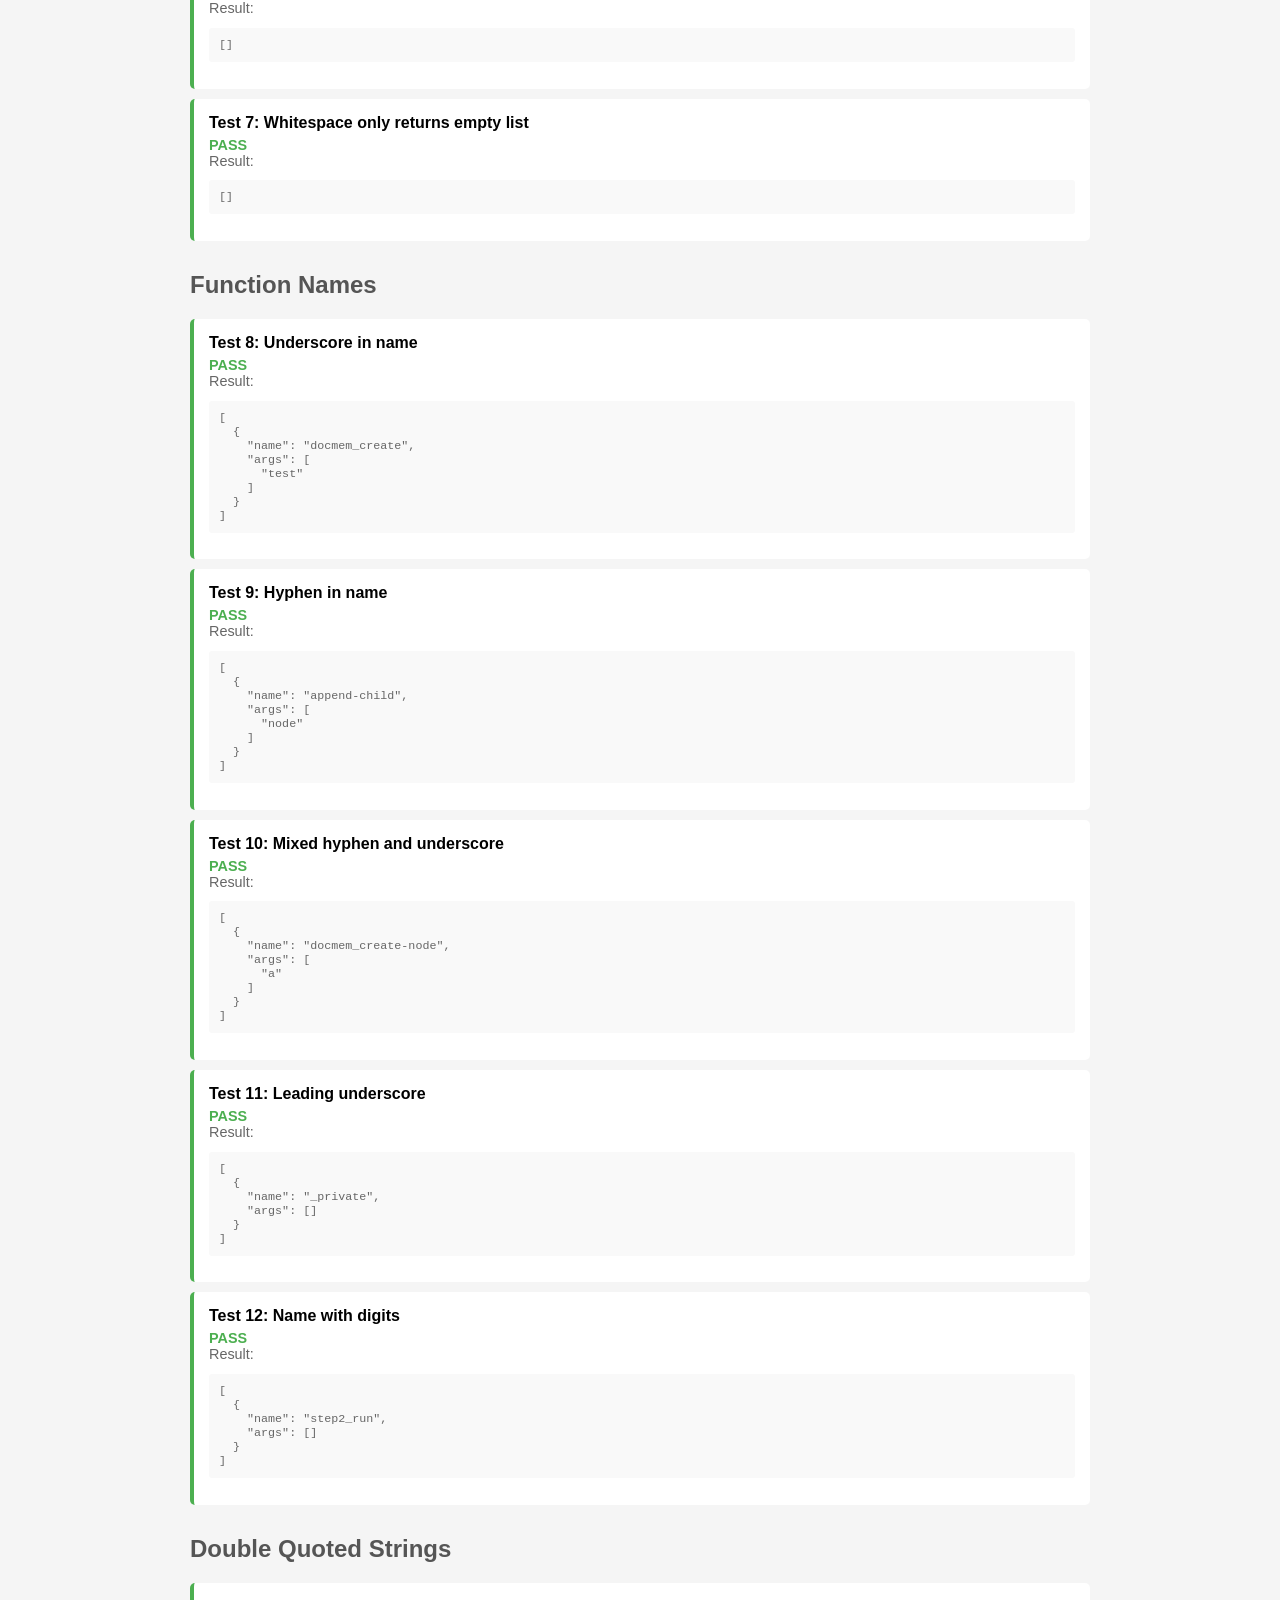
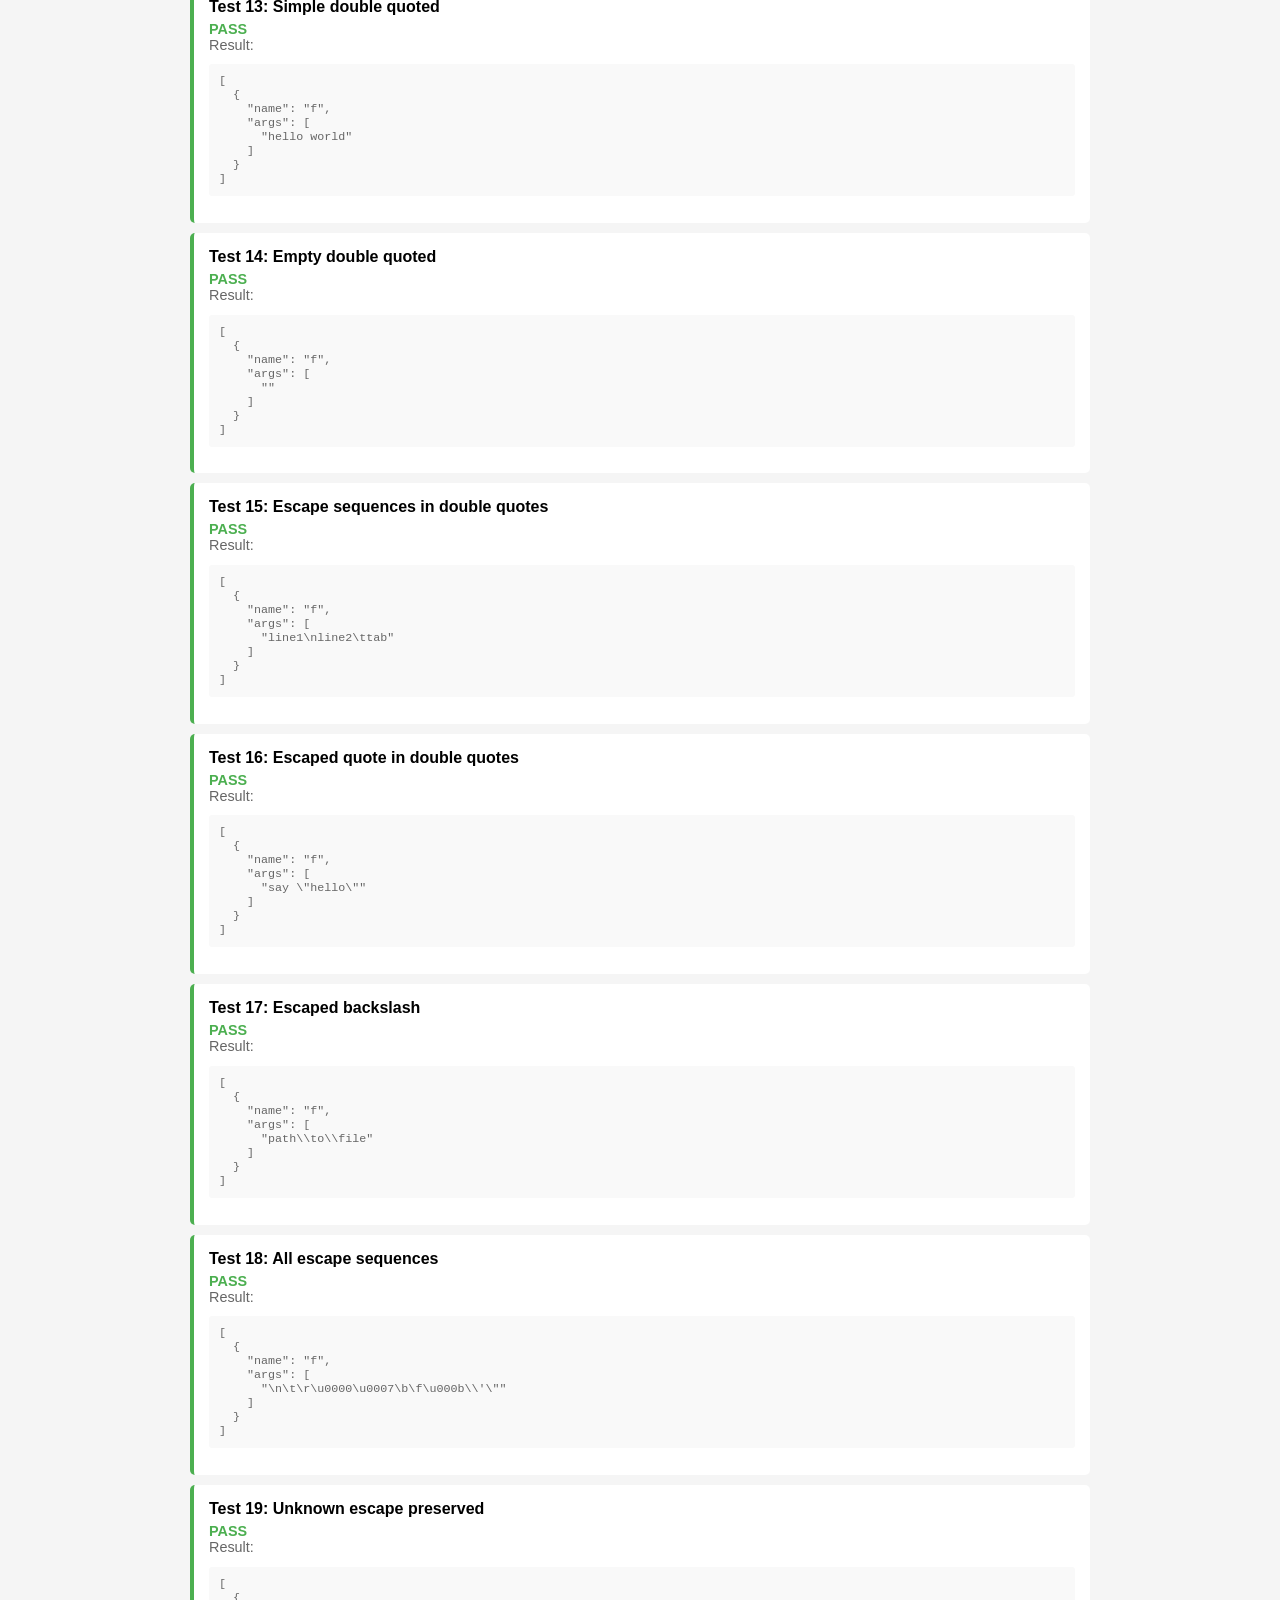
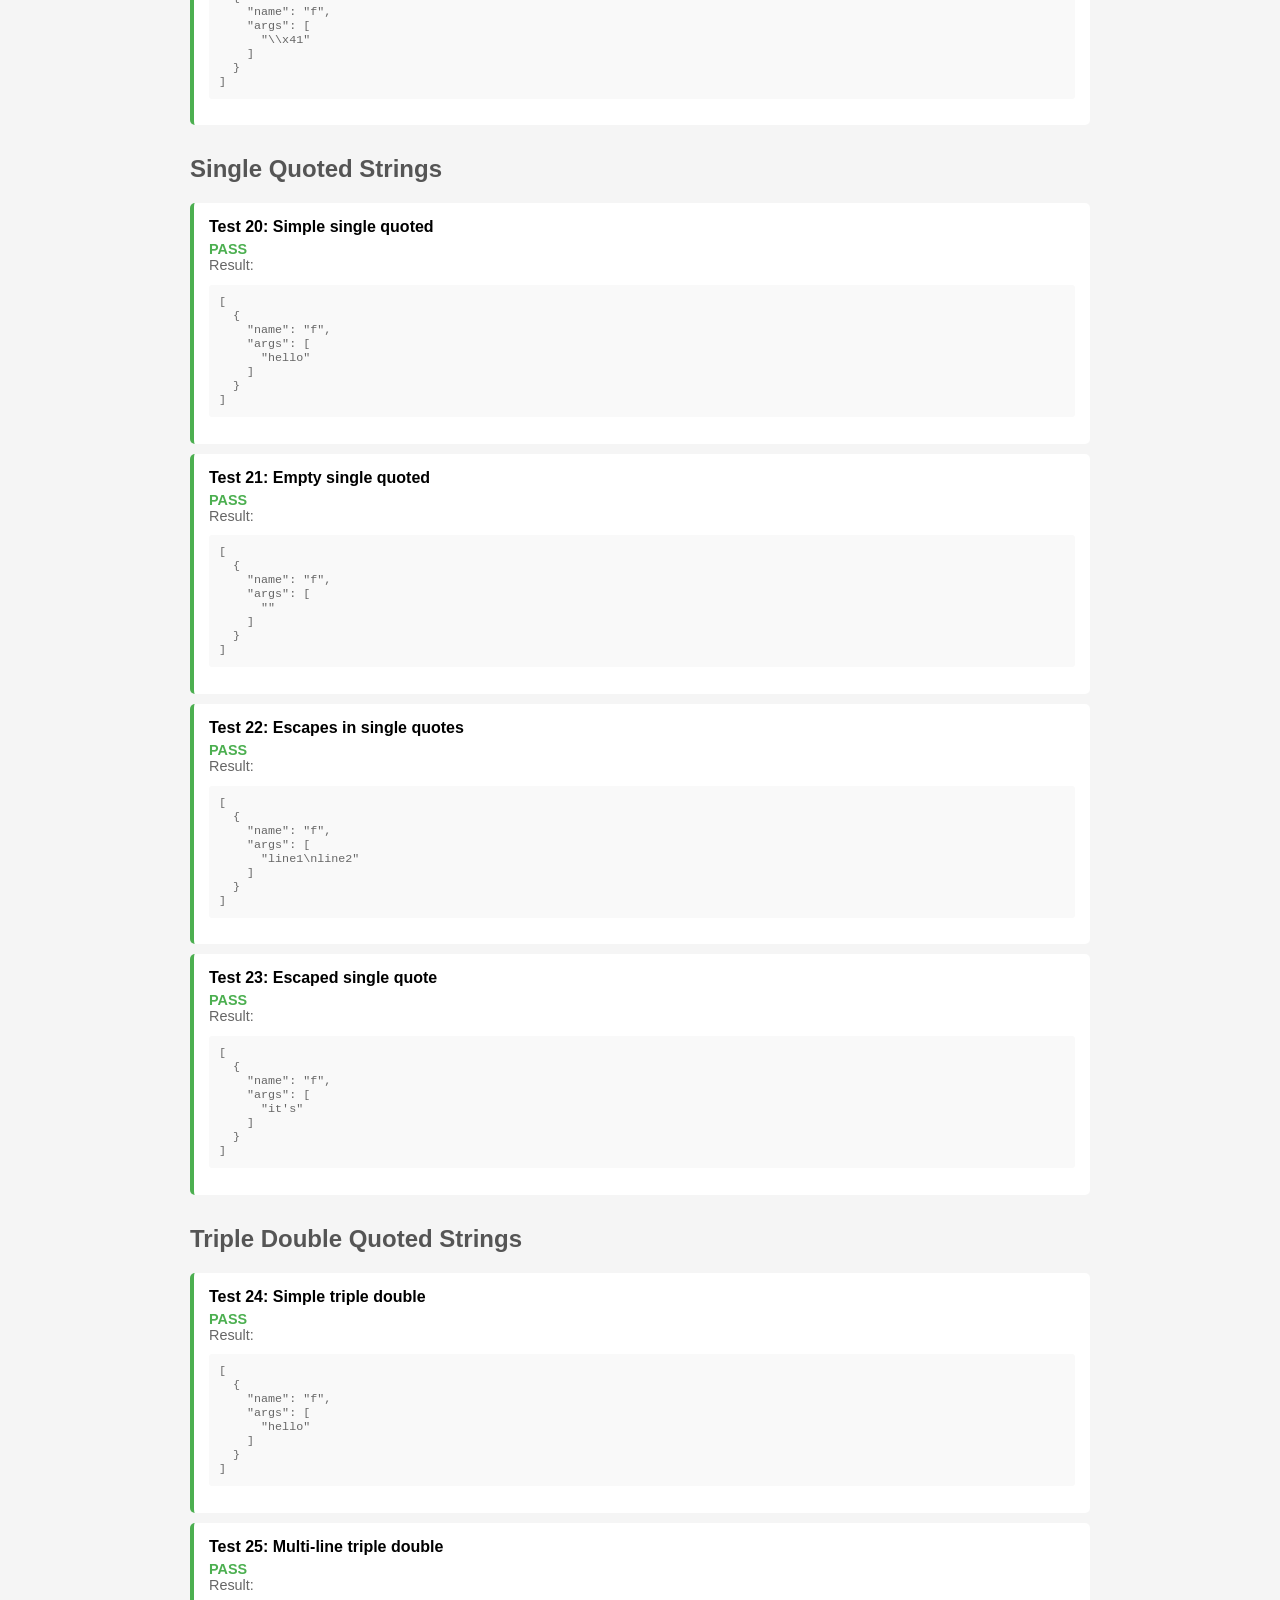
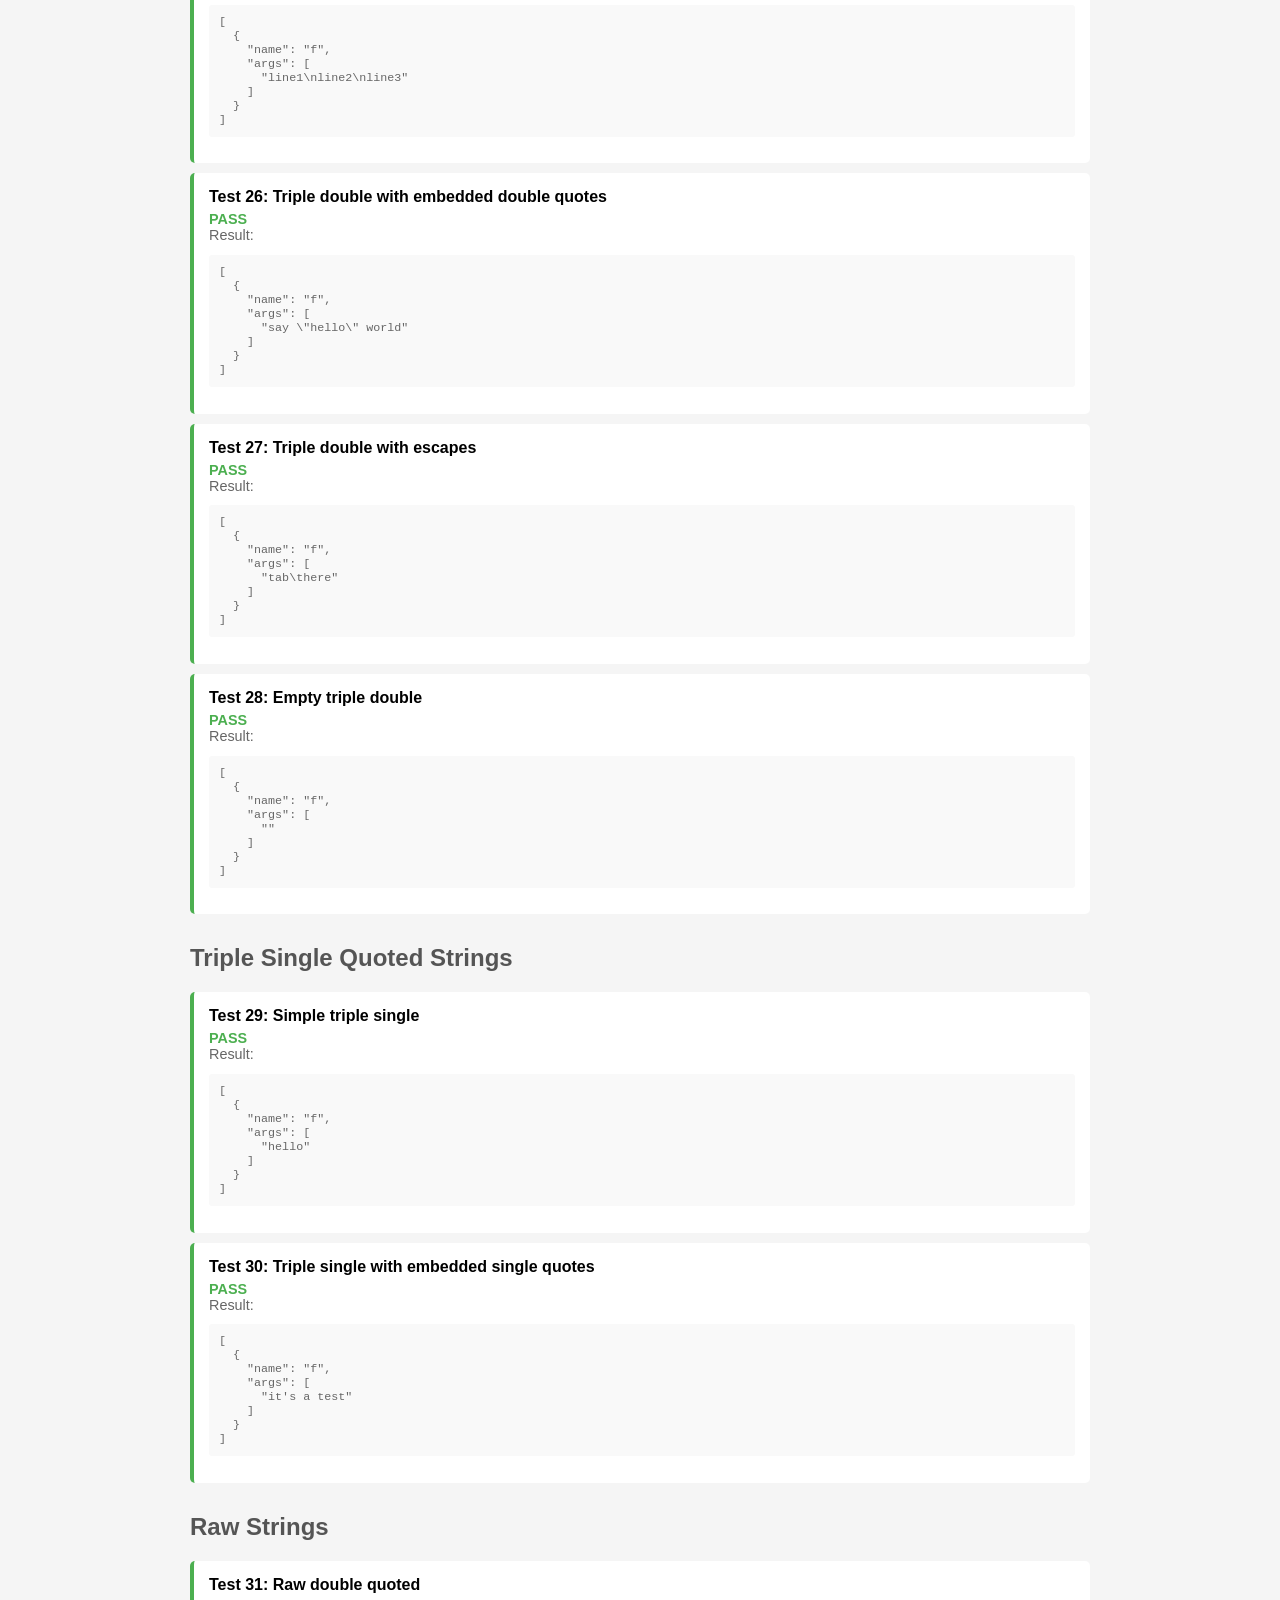
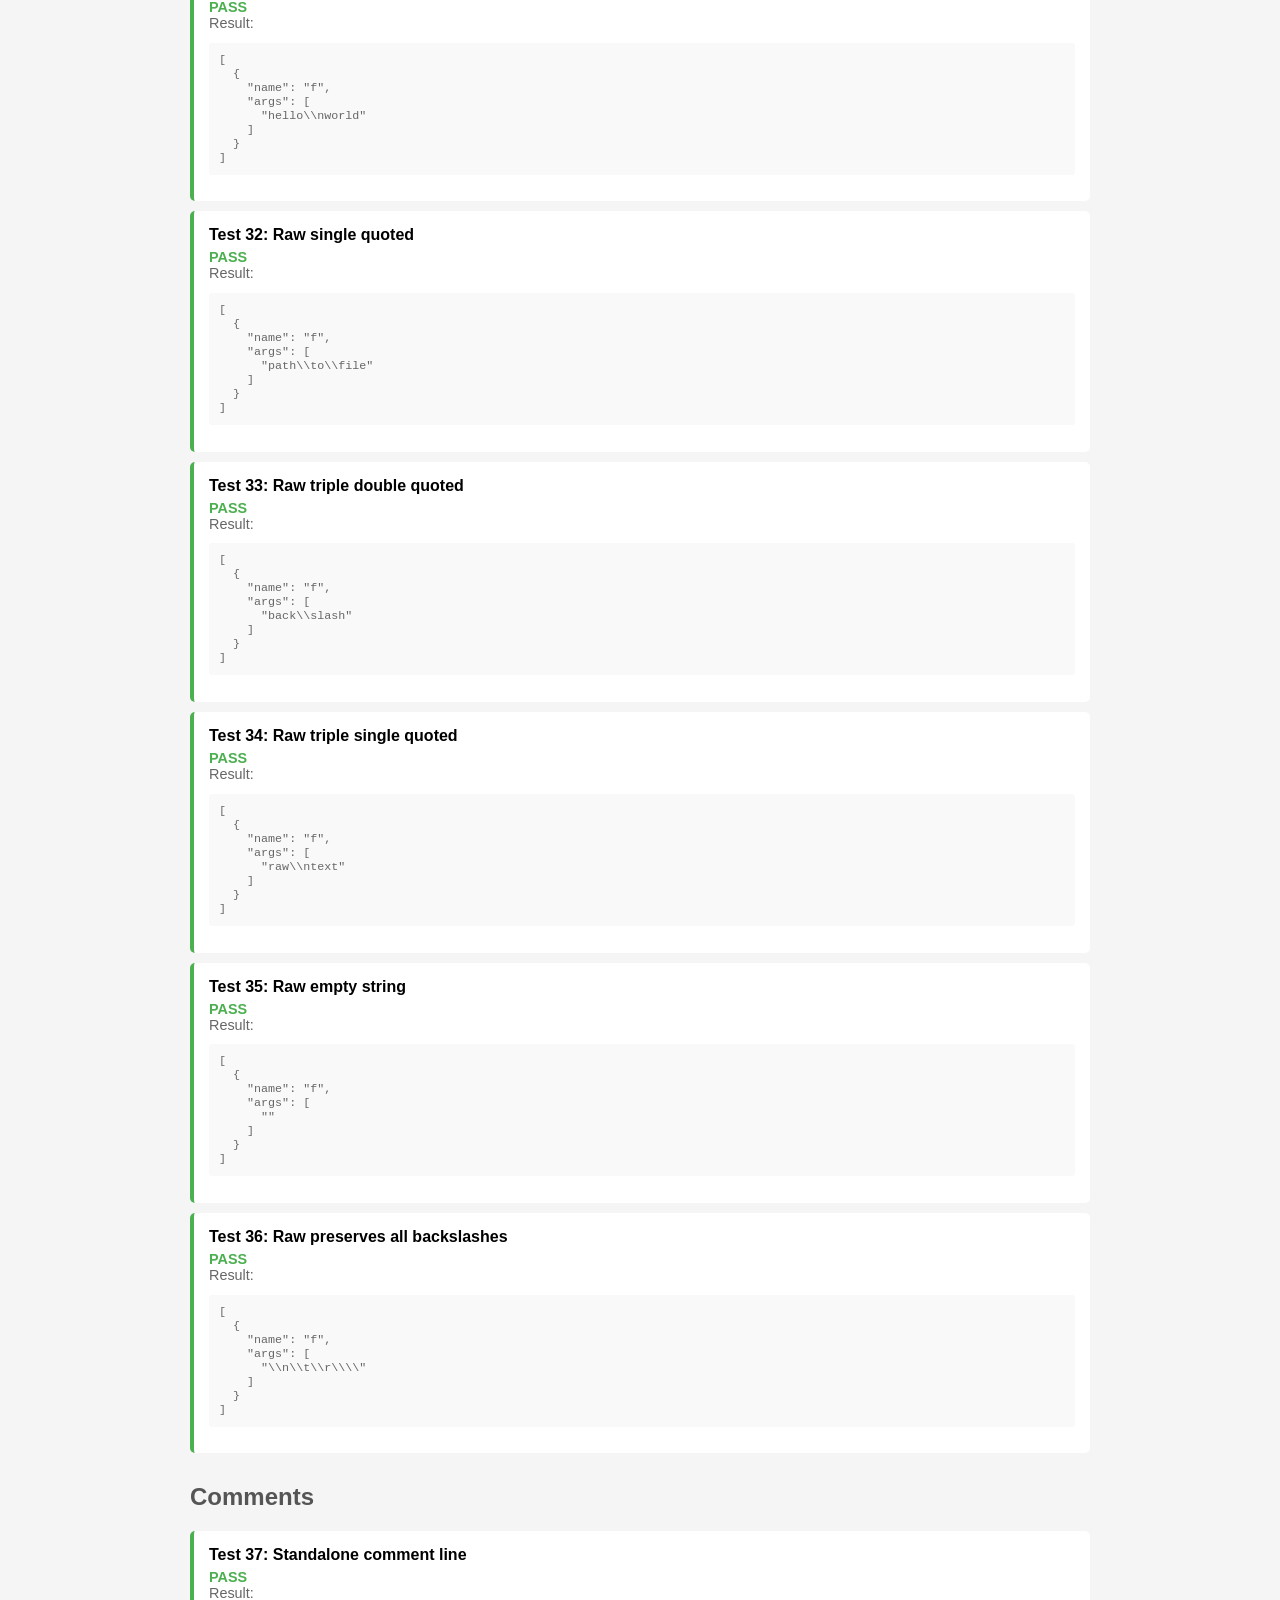
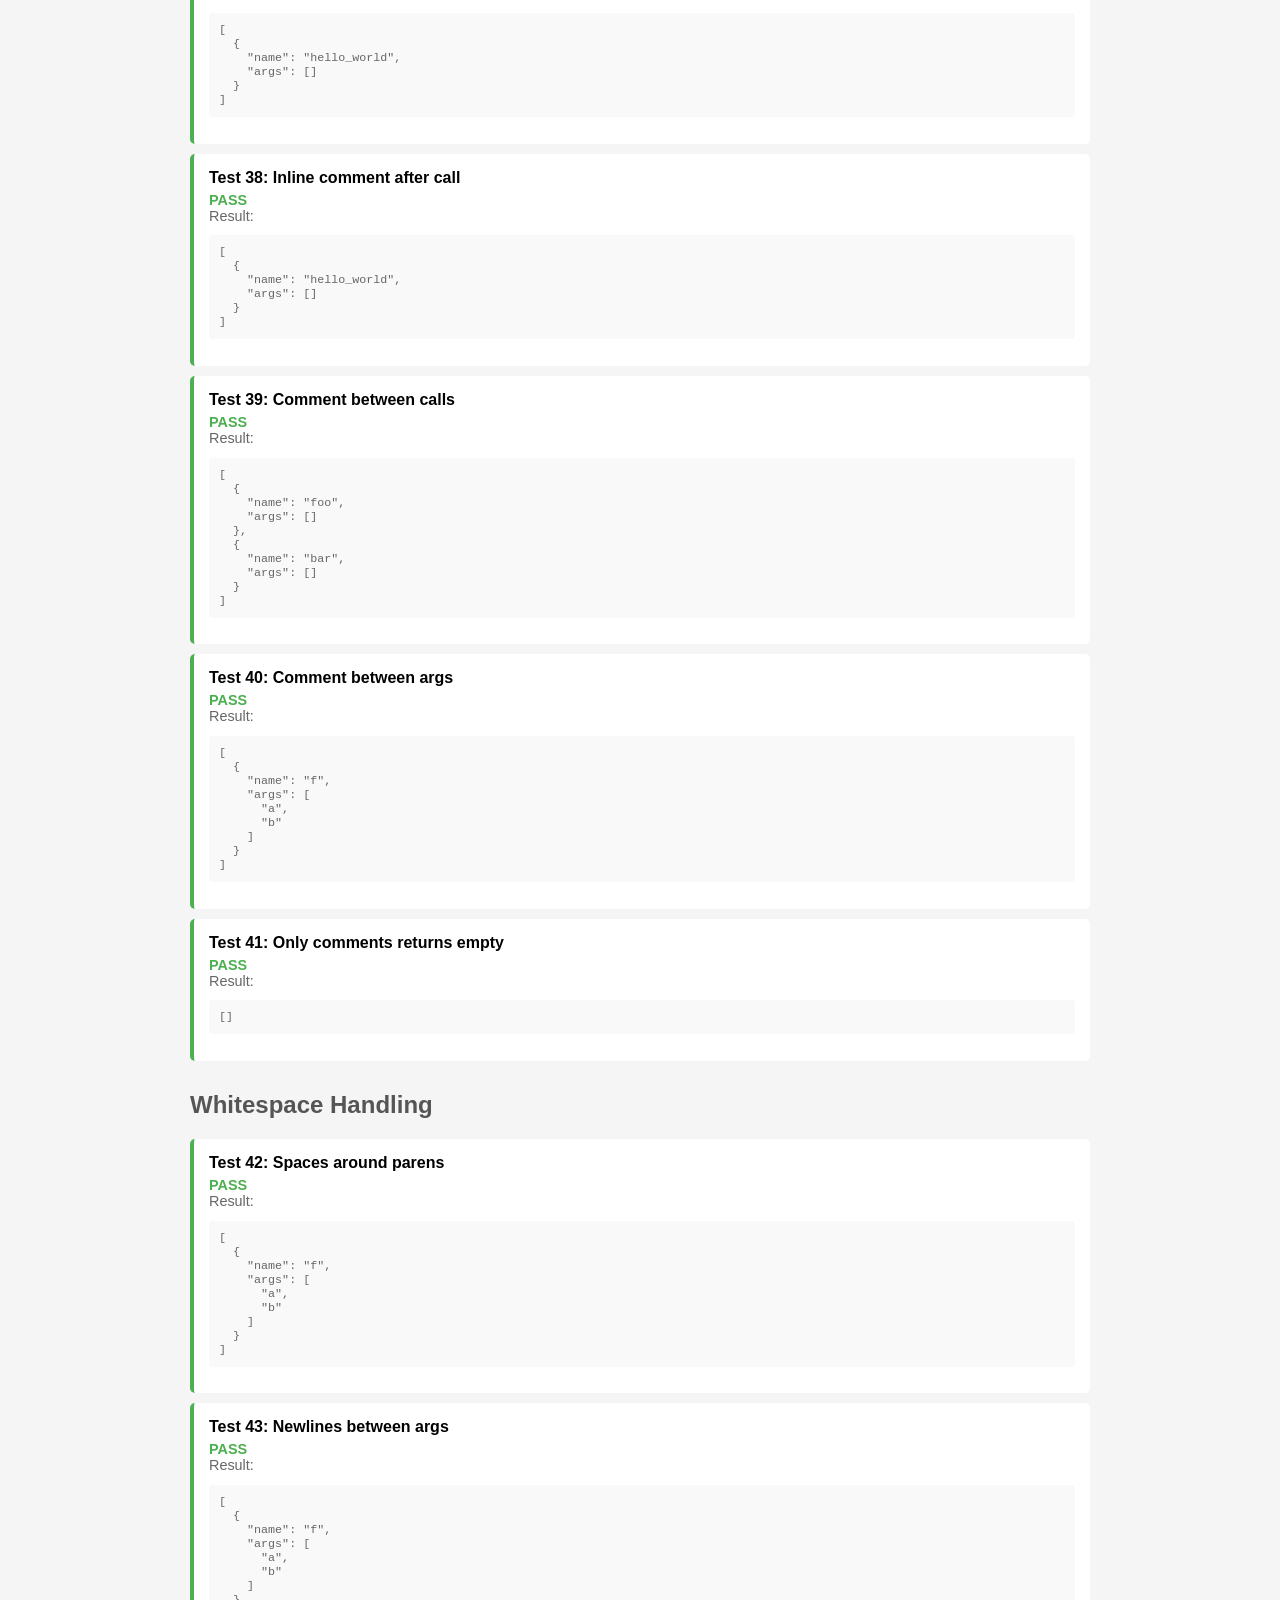
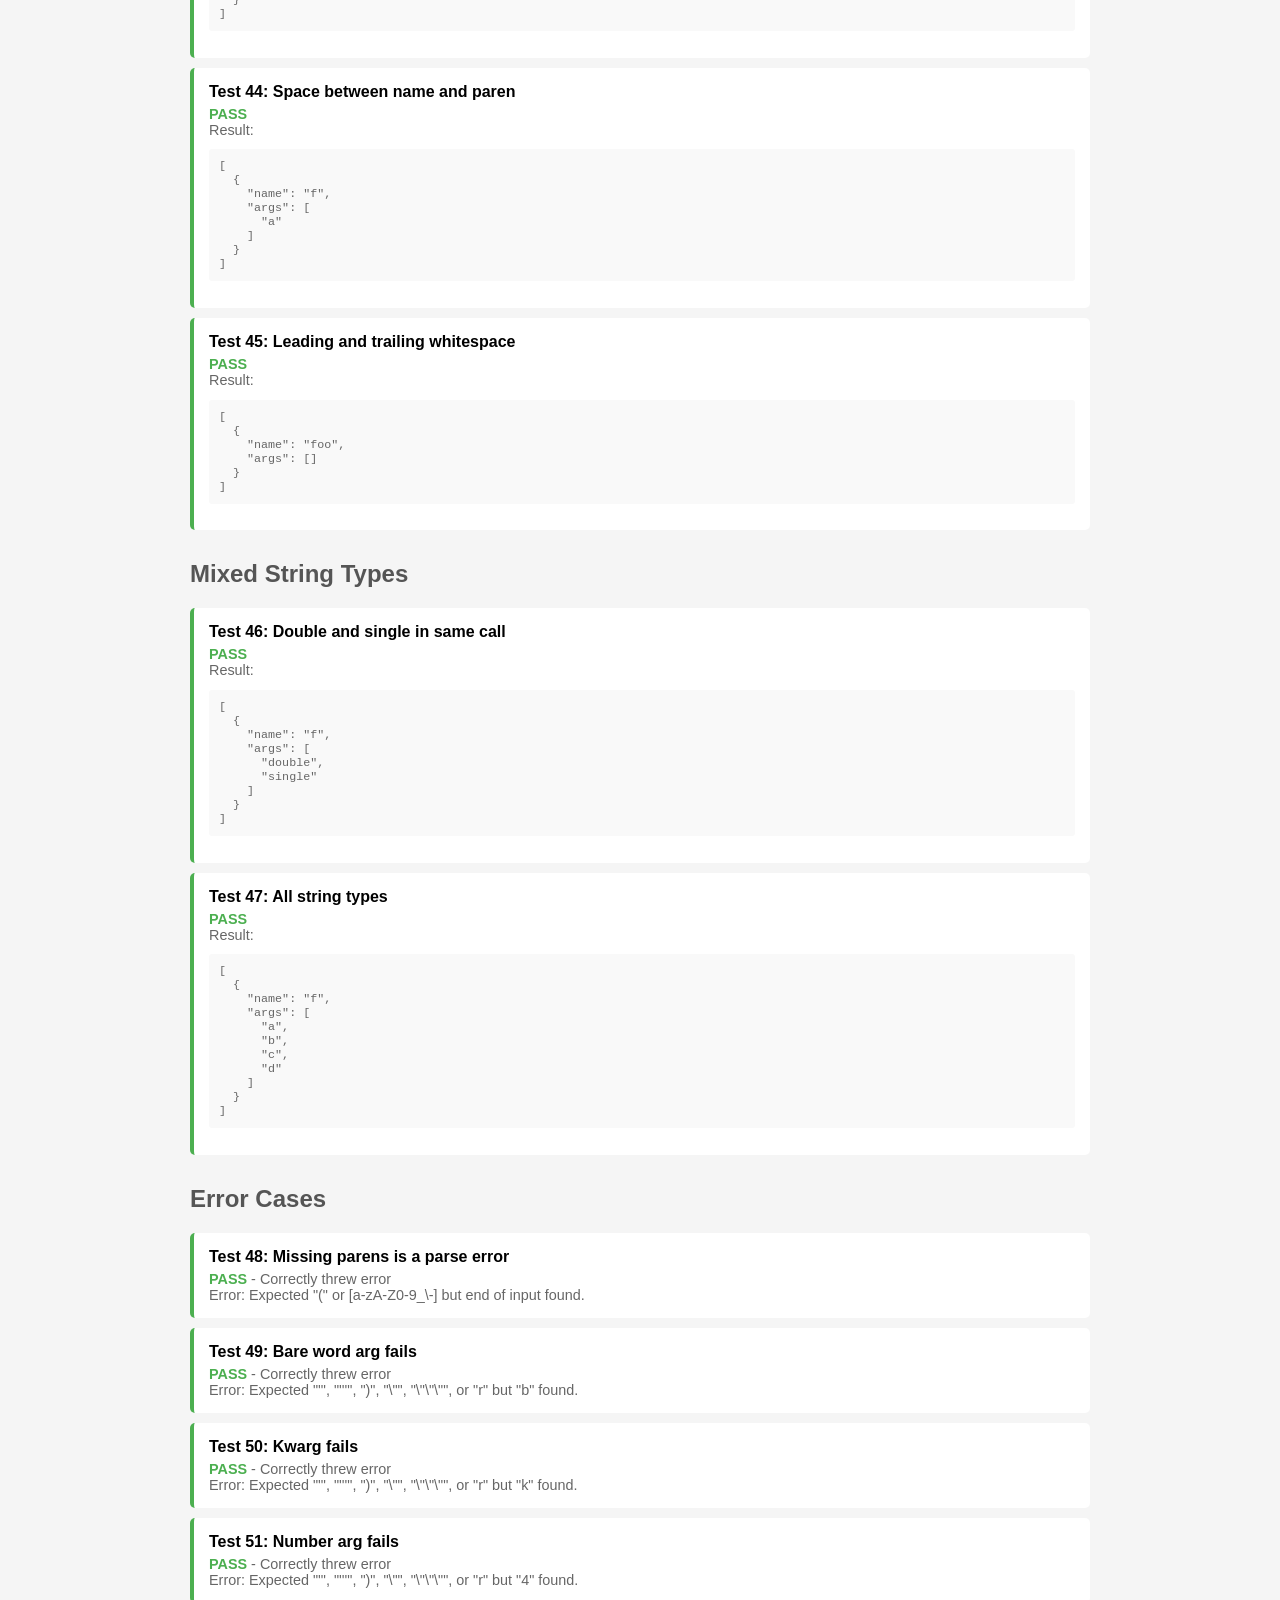
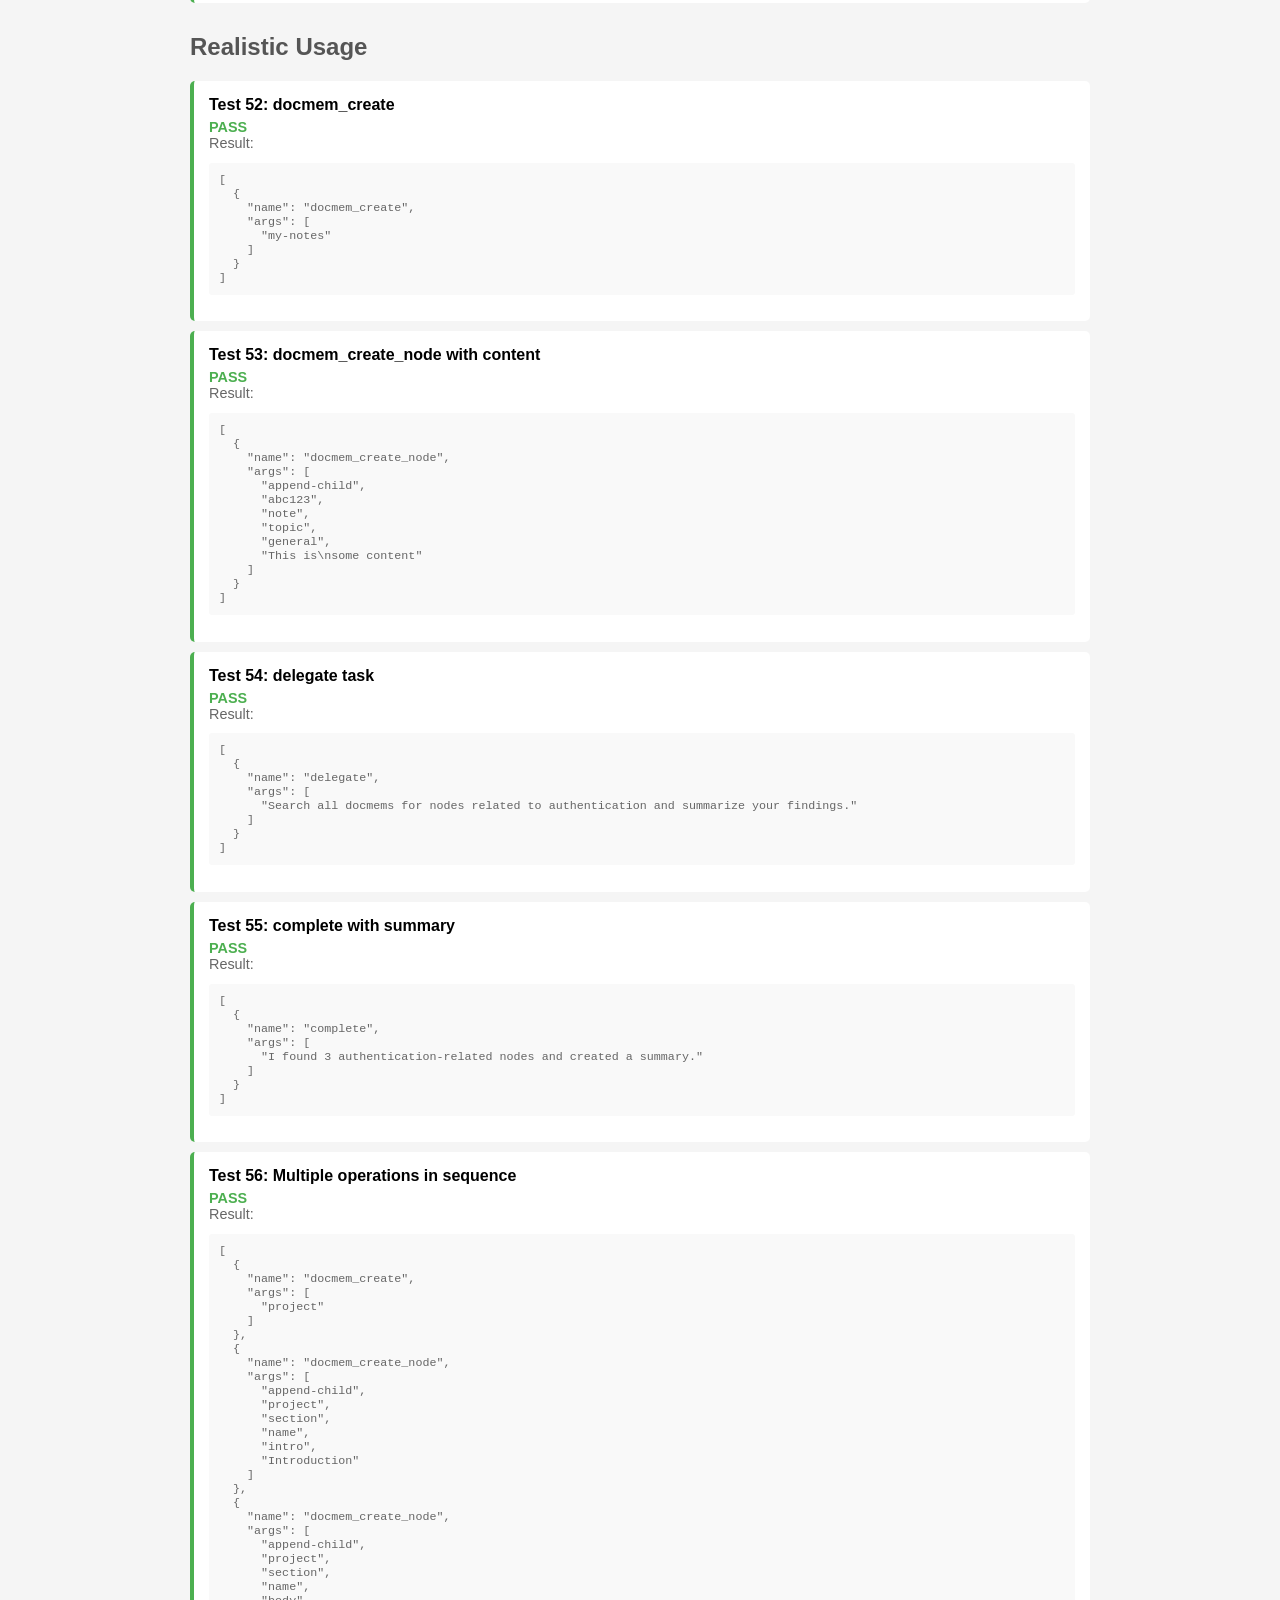
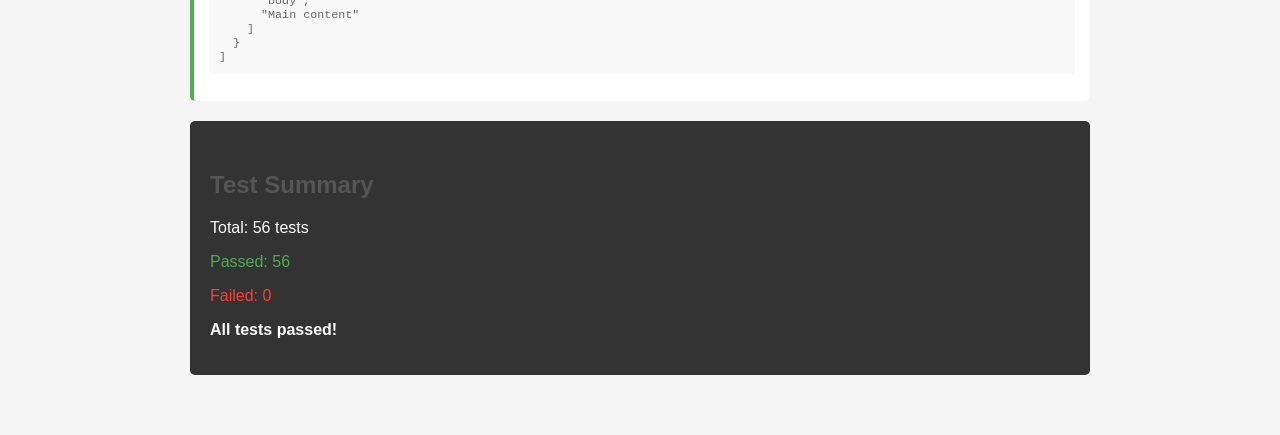
<file: js/pytool/test_pytool_parser.html>
<!DOCTYPE html>
<html lang="en">
<head>
    <meta charset="UTF-8">
    <meta name="viewport" content="width=device-width, initial-scale=1.0">
    <title>Pytool Parser Tests</title>
    <style>
        body {
            font-family: 'Segoe UI', Tahoma, Geneva, Verdana, sans-serif;
            max-width: 900px;
            margin: 40px auto;
            padding: 20px;
            background: #f5f5f5;
        }
        h1 { color: #333; }
        h2 { color: #555; margin-top: 30px; }
        .test {
            background: white;
            padding: 15px;
            margin: 10px 0;
            border-radius: 5px;
            border-left: 4px solid #4CAF50;
        }
        .test.fail { border-left-color: #f44336; }
        .test-name { font-weight: bold; margin-bottom: 5px; }
        .test-result { color: #666; font-size: 0.9em; }
        .pass { color: #4CAF50; font-weight: bold; }
        .fail { color: #f44336; font-weight: bold; }
        .summary {
            background: #333;
            color: white;
            padding: 20px;
            border-radius: 5px;
            margin-top: 20px;
        }
        pre {
            background: #f9f9f9;
            padding: 10px;
            border-radius: 3px;
            overflow-x: auto;
        }
    </style>
</head>
<body>
    <h1>Pytool Parser Tests</h1>
    <div id="results"></div>
    <div class="summary" id="summary"></div>

    <script type="module">
        import { parse } from './pytool_parser.js';

        const tests = [
            // ─── Basic function calls ────────────────────────────────────
            {
                section: 'Basic Function Calls',
                name: 'No-arg function call',
                input: 'hello_world()',
                expected: [{ name: 'hello_world', args: [] }]
            },
            {
                name: 'Single string arg',
                input: 'greet("hello")',
                expected: [{ name: 'greet', args: ['hello'] }]
            },
            {
                name: 'Multiple string args',
                input: 'cmd("a", "b", "c")',
                expected: [{ name: 'cmd', args: ['a', 'b', 'c'] }]
            },
            {
                name: 'Trailing comma allowed',
                input: 'cmd("a", "b",)',
                expected: [{ name: 'cmd', args: ['a', 'b'] }]
            },
            {
                name: 'Multiple function calls',
                input: 'foo("x")\nbar("y")',
                expected: [
                    { name: 'foo', args: ['x'] },
                    { name: 'bar', args: ['y'] }
                ]
            },
            {
                name: 'Empty input returns empty list',
                input: '',
                expected: []
            },
            {
                name: 'Whitespace only returns empty list',
                input: '   \n  \n  ',
                expected: []
            },

            // ─── Function names ──────────────────────────────────────────
            {
                section: 'Function Names',
                name: 'Underscore in name',
                input: 'docmem_create("test")',
                expected: [{ name: 'docmem_create', args: ['test'] }]
            },
            {
                name: 'Hyphen in name',
                input: 'append-child("node")',
                expected: [{ name: 'append-child', args: ['node'] }]
            },
            {
                name: 'Mixed hyphen and underscore',
                input: 'docmem_create-node("a")',
                expected: [{ name: 'docmem_create-node', args: ['a'] }]
            },
            {
                name: 'Leading underscore',
                input: '_private()',
                expected: [{ name: '_private', args: [] }]
            },
            {
                name: 'Name with digits',
                input: 'step2_run()',
                expected: [{ name: 'step2_run', args: [] }]
            },

            // ─── Double quoted strings ───────────────────────────────────
            {
                section: 'Double Quoted Strings',
                name: 'Simple double quoted',
                input: 'f("hello world")',
                expected: [{ name: 'f', args: ['hello world'] }]
            },
            {
                name: 'Empty double quoted',
                input: 'f("")',
                expected: [{ name: 'f', args: [''] }]
            },
            {
                name: 'Escape sequences in double quotes',
                input: 'f("line1\\nline2\\ttab")',
                expected: [{ name: 'f', args: ['line1\nline2\ttab'] }]
            },
            {
                name: 'Escaped quote in double quotes',
                input: 'f("say \\"hello\\"")',
                expected: [{ name: 'f', args: ['say "hello"'] }]
            },
            {
                name: 'Escaped backslash',
                input: 'f("path\\\\to\\\\file")',
                expected: [{ name: 'f', args: ['path\\to\\file'] }]
            },
            {
                name: 'All escape sequences',
                input: 'f("\\n\\t\\r\\0\\a\\b\\f\\v\\\\\\\'\\"" )',
                expected: [{ name: 'f', args: ['\n\t\r\0\x07\b\f\v\\\'\"'] }]
            },
            {
                name: 'Unknown escape preserved',
                input: 'f("\\x41")',
                expected: [{ name: 'f', args: ['\\x41'] }]
            },

            // ─── Single quoted strings ───────────────────────────────────
            {
                section: 'Single Quoted Strings',
                name: 'Simple single quoted',
                input: "f('hello')",
                expected: [{ name: 'f', args: ['hello'] }]
            },
            {
                name: 'Empty single quoted',
                input: "f('')",
                expected: [{ name: 'f', args: [''] }]
            },
            {
                name: 'Escapes in single quotes',
                input: "f('line1\\nline2')",
                expected: [{ name: 'f', args: ['line1\nline2'] }]
            },
            {
                name: 'Escaped single quote',
                input: "f('it\\'s')",
                expected: [{ name: 'f', args: ["it's"] }]
            },

            // ─── Triple double quoted strings ────────────────────────────
            {
                section: 'Triple Double Quoted Strings',
                name: 'Simple triple double',
                input: 'f("""hello""")',
                expected: [{ name: 'f', args: ['hello'] }]
            },
            {
                name: 'Multi-line triple double',
                input: 'f("""line1\nline2\nline3""")',
                expected: [{ name: 'f', args: ['line1\nline2\nline3'] }]
            },
            {
                name: 'Triple double with embedded double quotes',
                input: 'f("""say "hello" world""")',
                expected: [{ name: 'f', args: ['say "hello" world'] }]
            },
            {
                name: 'Triple double with escapes',
                input: 'f("""tab\\there""")',
                expected: [{ name: 'f', args: ['tab\there'] }]
            },
            {
                name: 'Empty triple double',
                input: 'f("""""" )',
                expected: [{ name: 'f', args: [''] }]
            },

            // ─── Triple single quoted strings ────────────────────────────
            {
                section: 'Triple Single Quoted Strings',
                name: 'Simple triple single',
                input: "f('''hello''')",
                expected: [{ name: 'f', args: ['hello'] }]
            },
            {
                name: "Triple single with embedded single quotes",
                input: "f('''it's a test''')",
                expected: [{ name: 'f', args: ["it's a test"] }]
            },

            // ─── Raw strings ─────────────────────────────────────────────
            {
                section: 'Raw Strings',
                name: 'Raw double quoted',
                input: 'f(r"hello\\nworld")',
                expected: [{ name: 'f', args: ['hello\\nworld'] }]
            },
            {
                name: 'Raw single quoted',
                input: "f(r'path\\to\\file')",
                expected: [{ name: 'f', args: ['path\\to\\file'] }]
            },
            {
                name: 'Raw triple double quoted',
                input: 'f(r"""back\\slash""")',
                expected: [{ name: 'f', args: ['back\\slash'] }]
            },
            {
                name: 'Raw triple single quoted',
                input: "f(r'''raw\\ntext''')",
                expected: [{ name: 'f', args: ['raw\\ntext'] }]
            },
            {
                name: 'Raw empty string',
                input: 'f(r"")',
                expected: [{ name: 'f', args: [''] }]
            },
            {
                name: 'Raw preserves all backslashes',
                input: 'f(r"\\n\\t\\r\\\\")',
                expected: [{ name: 'f', args: ['\\n\\t\\r\\\\'] }]
            },

            // ─── Comments ────────────────────────────────────────────────
            {
                section: 'Comments',
                name: 'Standalone comment line',
                input: '# this is a comment\nhello_world()',
                expected: [{ name: 'hello_world', args: [] }]
            },
            {
                name: 'Inline comment after call',
                input: 'hello_world() # greeting',
                expected: [{ name: 'hello_world', args: [] }]
            },
            {
                name: 'Comment between calls',
                input: 'foo()\n# middle comment\nbar()',
                expected: [
                    { name: 'foo', args: [] },
                    { name: 'bar', args: [] }
                ]
            },
            {
                name: 'Comment between args',
                input: 'f(\n  "a",\n  # comment\n  "b"\n)',
                expected: [{ name: 'f', args: ['a', 'b'] }]
            },
            {
                name: 'Only comments returns empty',
                input: '# just a comment\n# another one',
                expected: []
            },

            // ─── Whitespace handling ─────────────────────────────────────
            {
                section: 'Whitespace Handling',
                name: 'Spaces around parens',
                input: 'f(  "a"  ,  "b"  )',
                expected: [{ name: 'f', args: ['a', 'b'] }]
            },
            {
                name: 'Newlines between args',
                input: 'f(\n"a",\n"b"\n)',
                expected: [{ name: 'f', args: ['a', 'b'] }]
            },
            {
                name: 'Space between name and paren',
                input: 'f ("a")',
                expected: [{ name: 'f', args: ['a'] }]
            },
            {
                name: 'Leading and trailing whitespace',
                input: '\n\n  foo()  \n\n',
                expected: [{ name: 'foo', args: [] }]
            },

            // ─── Mixed string types ──────────────────────────────────────
            {
                section: 'Mixed String Types',
                name: 'Double and single in same call',
                input: 'f("double", \'single\')',
                expected: [{ name: 'f', args: ['double', 'single'] }]
            },
            {
                name: 'All string types',
                input: 'f("a", \'b\', """c""", r"d")',
                expected: [{ name: 'f', args: ['a', 'b', 'c', 'd'] }]
            },

            // ─── Error cases ─────────────────────────────────────────────
            {
                section: 'Error Cases',
                name: 'Missing parens is a parse error',
                input: 'hello_world',
                shouldFail: true
            },
            {
                name: 'Bare word arg fails',
                input: 'f(bare)',
                shouldFail: true
            },
            {
                name: 'Kwarg fails',
                input: 'f(key="value")',
                shouldFail: true
            },
            {
                name: 'Number arg fails',
                input: 'f(42)',
                shouldFail: true
            },

            // ─── Realistic usage ─────────────────────────────────────────
            {
                section: 'Realistic Usage',
                name: 'docmem_create',
                input: 'docmem_create("my-notes")',
                expected: [{ name: 'docmem_create', args: ['my-notes'] }]
            },
            {
                name: 'docmem_create_node with content',
                input: 'docmem_create_node("append-child", "abc123", "note", "topic", "general", """This is\nsome content""")',
                expected: [{ name: 'docmem_create_node', args: ['append-child', 'abc123', 'note', 'topic', 'general', 'This is\nsome content'] }]
            },
            {
                name: 'delegate task',
                input: 'delegate("Search all docmems for nodes related to authentication and summarize your findings.")',
                expected: [{ name: 'delegate', args: ['Search all docmems for nodes related to authentication and summarize your findings.'] }]
            },
            {
                name: 'complete with summary',
                input: 'complete("I found 3 authentication-related nodes and created a summary.")',
                expected: [{ name: 'complete', args: ['I found 3 authentication-related nodes and created a summary.'] }]
            },
            {
                name: 'Multiple operations in sequence',
                input: 'docmem_create("project")\ndocmem_create_node("append-child", "project", "section", "name", "intro", "Introduction")\ndocmem_create_node("append-child", "project", "section", "name", "body", "Main content")',
                expected: [
                    { name: 'docmem_create', args: ['project'] },
                    { name: 'docmem_create_node', args: ['append-child', 'project', 'section', 'name', 'intro', 'Introduction'] },
                    { name: 'docmem_create_node', args: ['append-child', 'project', 'section', 'name', 'body', 'Main content'] }
                ]
            }
        ];

        const resultsDiv = document.getElementById('results');
        const summaryDiv = document.getElementById('summary');
        let passed = 0;
        let failed = 0;
        let currentSection = '';

        tests.forEach((test, index) => {
            if (test.section && test.section !== currentSection) {
                currentSection = test.section;
                const header = document.createElement('h2');
                header.textContent = currentSection;
                resultsDiv.appendChild(header);
            }

            const testDiv = document.createElement('div');
            testDiv.className = 'test';

            const nameDiv = document.createElement('div');
            nameDiv.className = 'test-name';
            nameDiv.textContent = `Test ${index + 1}: ${test.name}`;
            testDiv.appendChild(nameDiv);

            const resultDiv = document.createElement('div');
            resultDiv.className = 'test-result';

            try {
                const result = parse(test.input);

                if (test.shouldFail) {
                    failed++;
                    testDiv.classList.add('fail');
                    resultDiv.innerHTML = `<span class="fail">FAIL</span> - Expected parse error but got result<br>` +
                        `Result: <pre>${JSON.stringify(result, null, 2)}</pre>`;
                } else {
                    const success = JSON.stringify(result) === JSON.stringify(test.expected);

                    if (success) {
                        passed++;
                        resultDiv.innerHTML = `<span class="pass">PASS</span><br>` +
                            `Result: <pre>${JSON.stringify(result, null, 2)}</pre>`;
                    } else {
                        failed++;
                        testDiv.classList.add('fail');
                        resultDiv.innerHTML = `<span class="fail">FAIL</span><br>` +
                            `Expected: <pre>${JSON.stringify(test.expected, null, 2)}</pre>` +
                            `Got: <pre>${JSON.stringify(result, null, 2)}</pre>`;
                    }
                }
            } catch (error) {
                if (test.shouldFail) {
                    passed++;
                    resultDiv.innerHTML = `<span class="pass">PASS</span> - Correctly threw error<br>` +
                        `Error: ${error.message}`;
                } else {
                    failed++;
                    testDiv.classList.add('fail');
                    resultDiv.innerHTML = `<span class="fail">ERROR</span><br>` +
                        `${error.message}`;
                }
            }

            testDiv.appendChild(resultDiv);
            resultsDiv.appendChild(testDiv);
        });

        summaryDiv.innerHTML = `
            <h2>Test Summary</h2>
            <p>Total: ${tests.length} tests</p>
            <p style="color: #4CAF50;">Passed: ${passed}</p>
            <p style="color: #f44336;">Failed: ${failed}</p>
            <p><strong>${failed === 0 ? 'All tests passed!' : 'Some tests failed'}</strong></p>
        `;
    </script>
</body>
</html>
</file>
